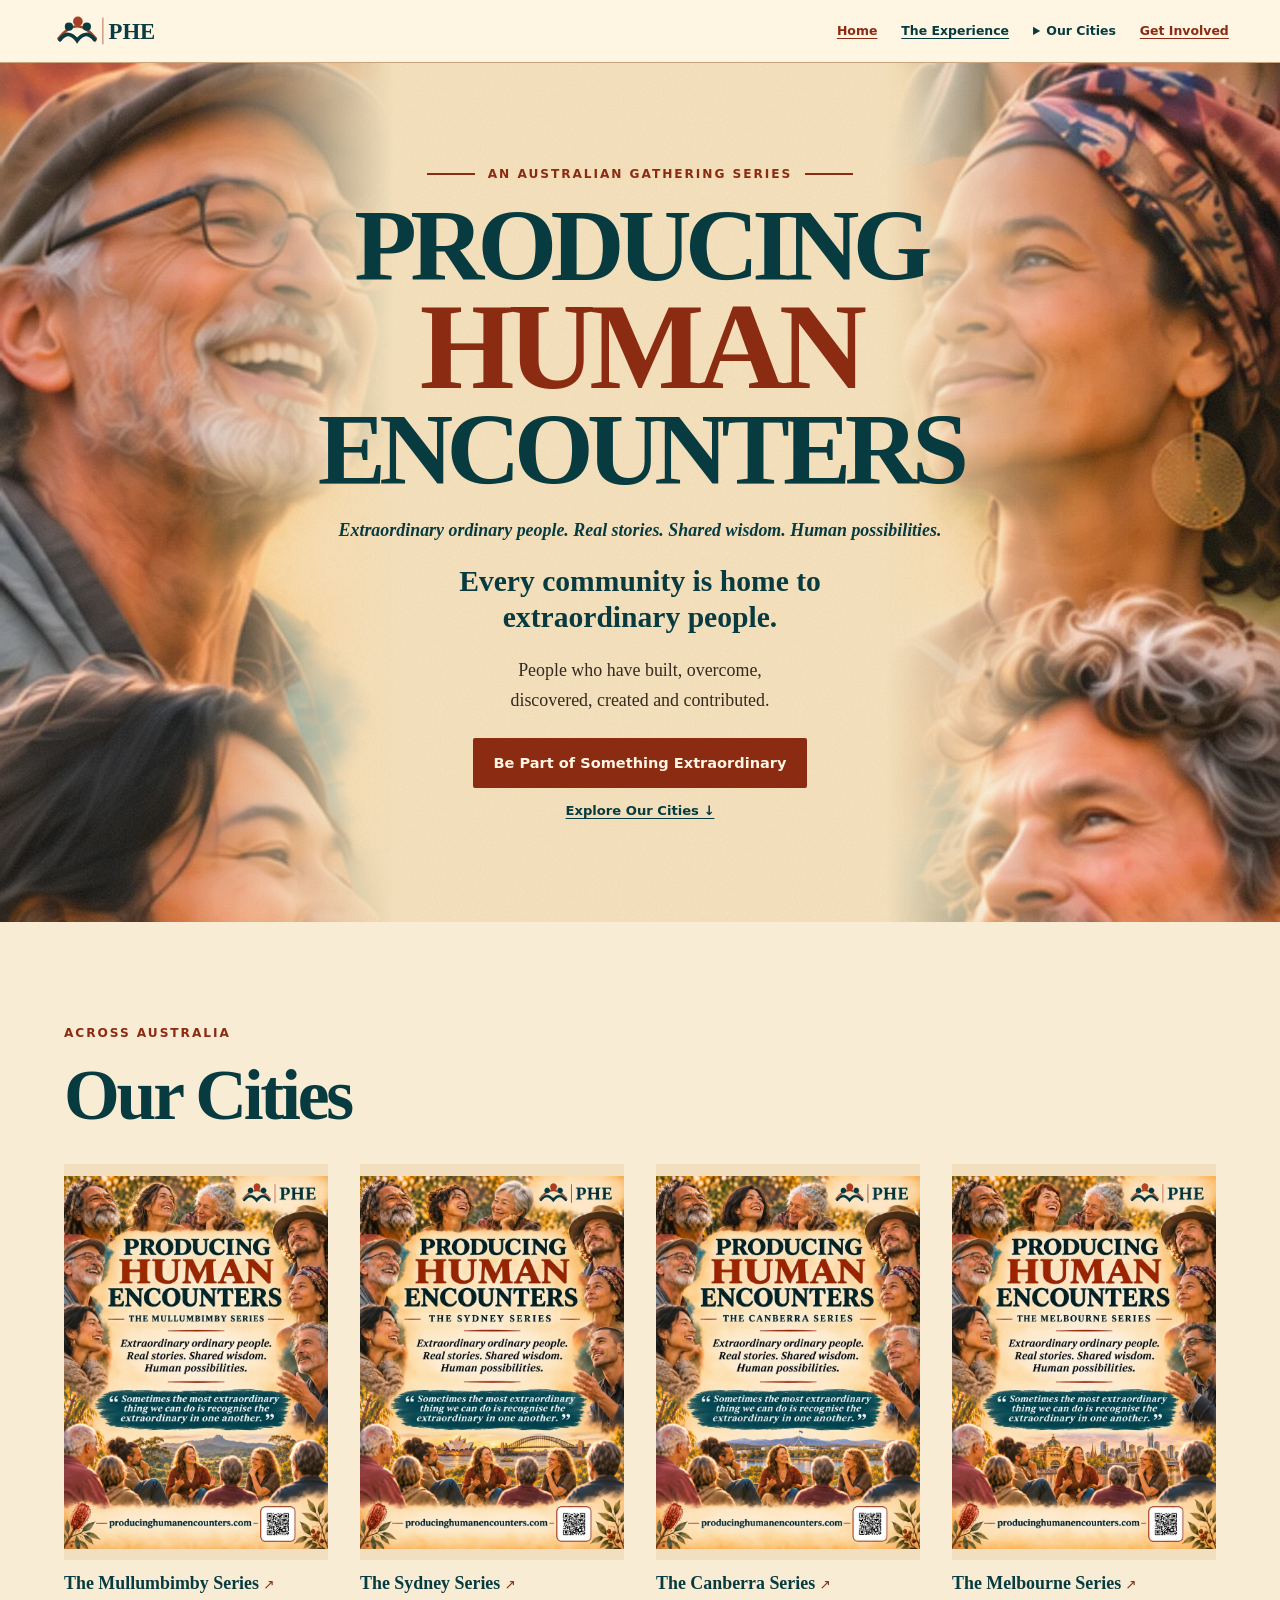
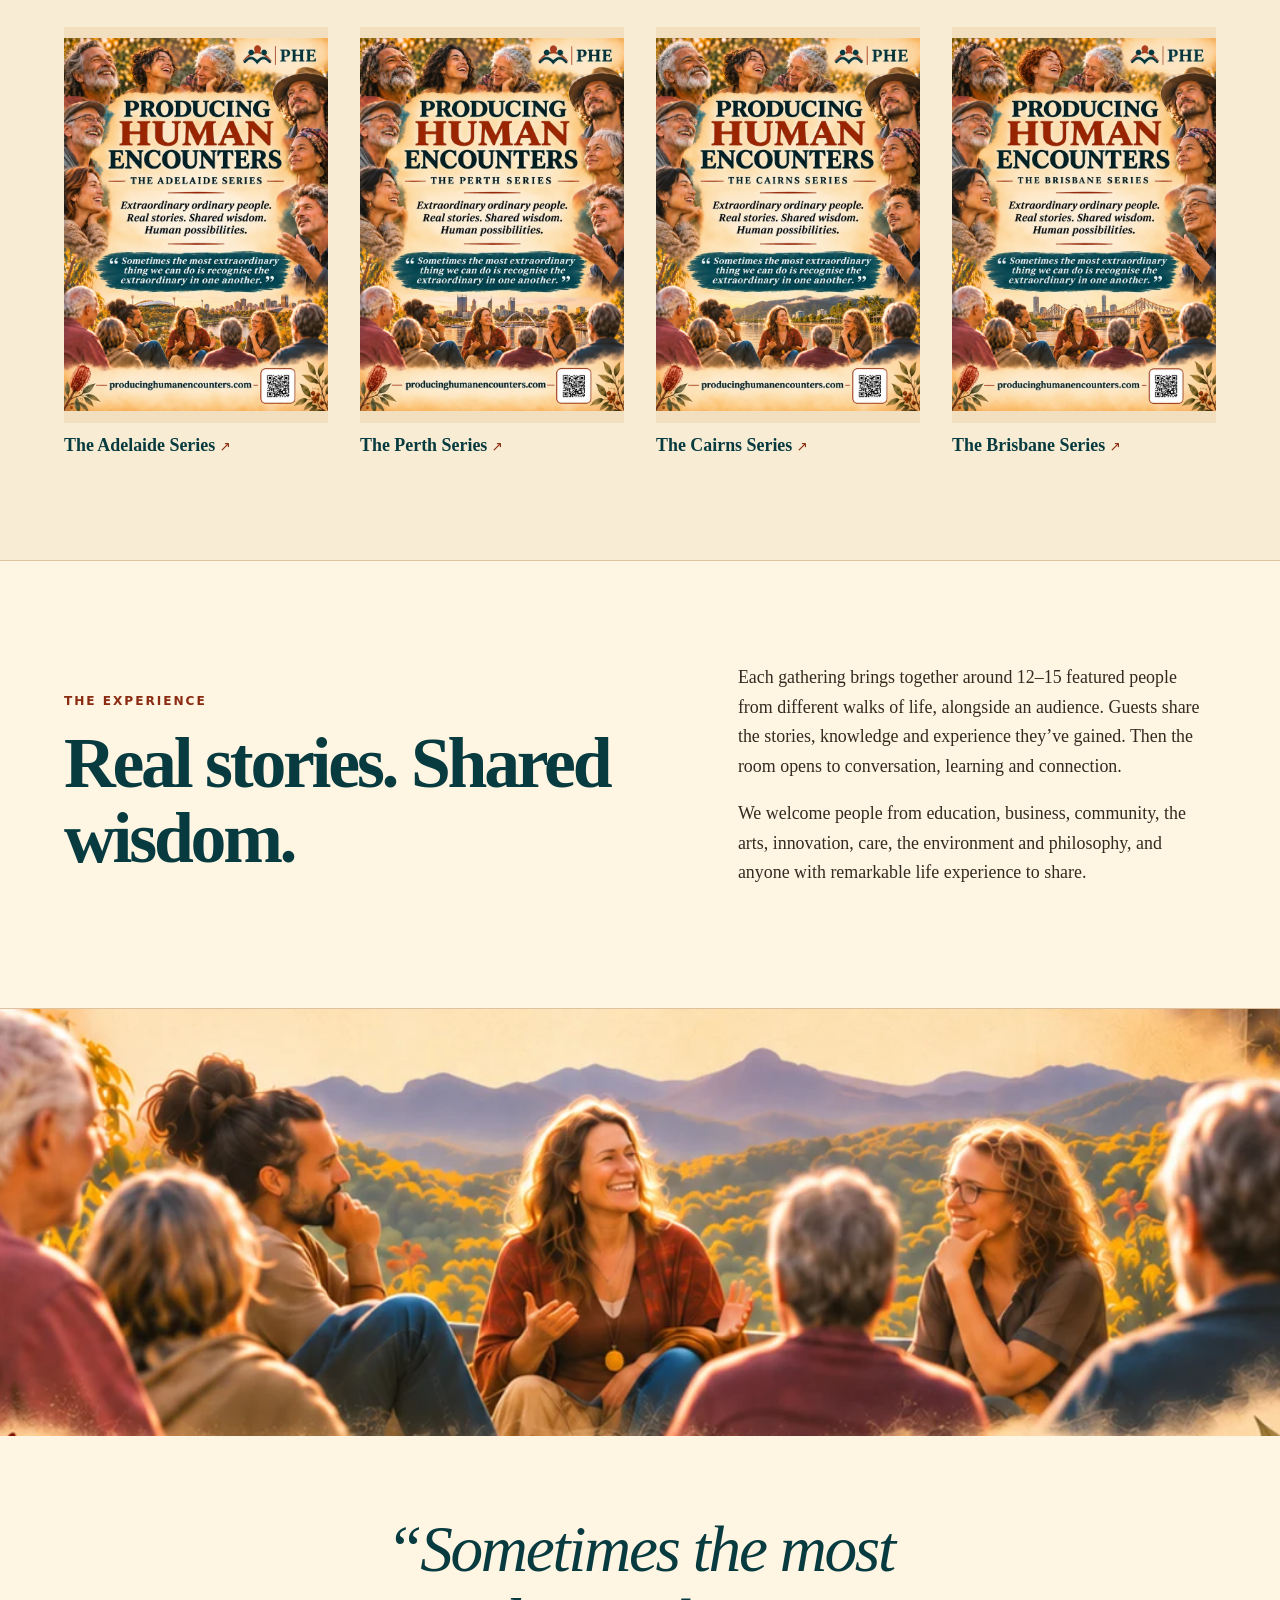
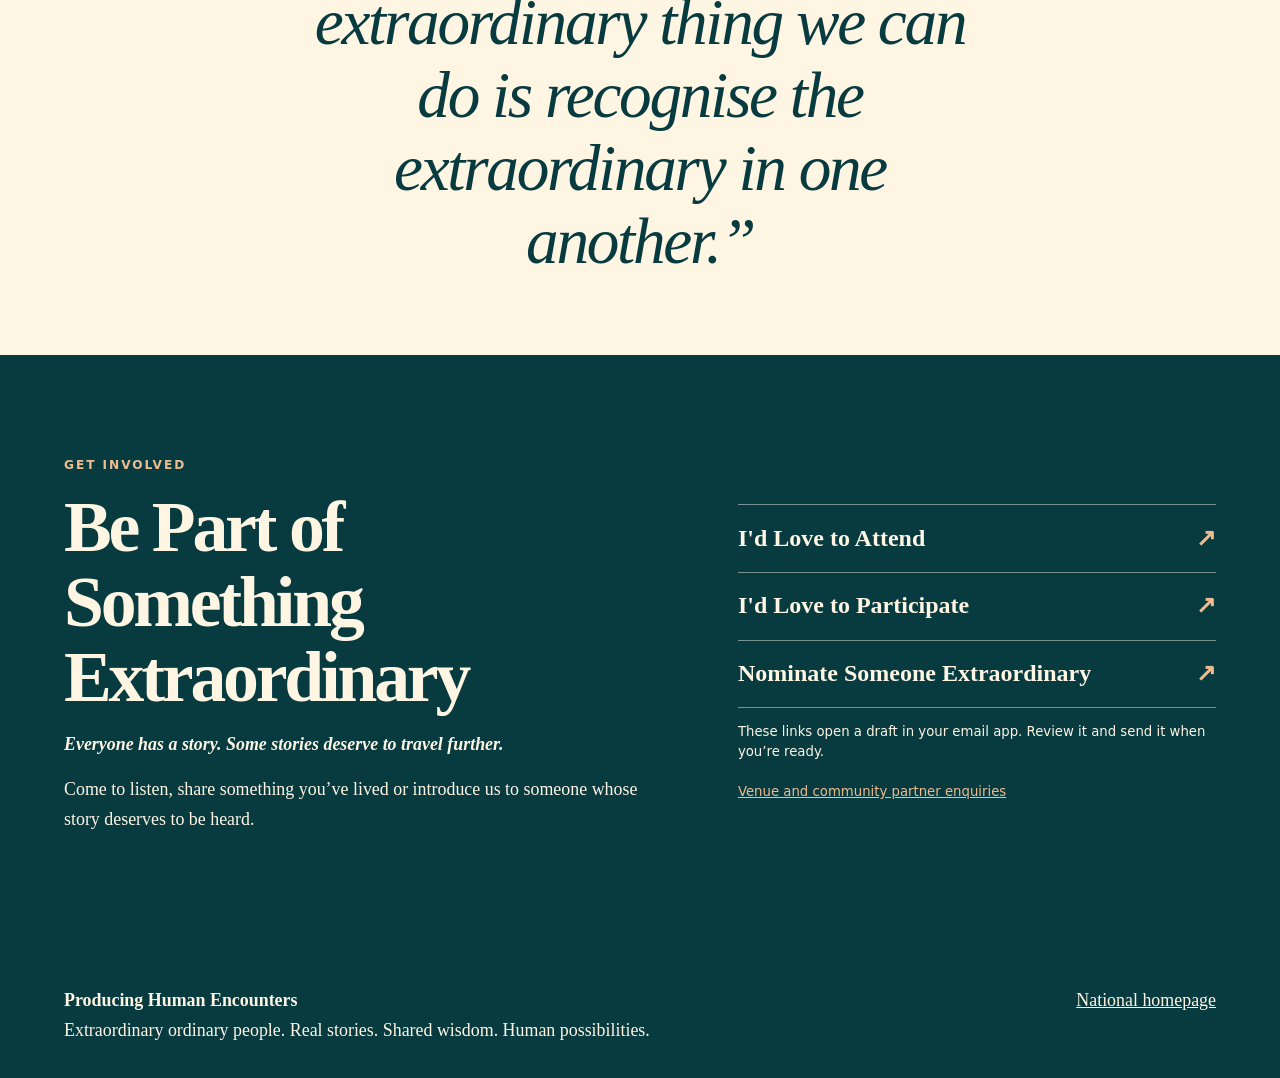
<file: index.html>
<!doctype html>
<html lang="en-AU">
<head>
<meta charset="utf-8">
<meta name="viewport" content="width=device-width, initial-scale=1">
<title>Producing Human Encounters | Australian Gathering Series</title>
<meta name="description" content="Be part of something extraordinary. Explore eight Australian city series, express interest in attending, share your story or nominate someone.">
<link rel="canonical" href="https://beatviral.github.io/Producing-Human-Encounters/">
<meta name="robots" content="index, follow, max-image-preview:large">
<meta property="og:type" content="website">
<meta property="og:url" content="https://beatviral.github.io/Producing-Human-Encounters/">
<meta property="og:site_name" content="Producing Human Encounters">
<meta property="og:locale" content="en_AU">
<meta property="og:title" content="Producing Human Encounters | Australian Gathering Series">
<meta property="og:description" content="Be part of something extraordinary. Explore eight Australian city series, express interest in attending, share your story or nominate someone.">
<meta property="og:image" content="https://beatviral.github.io/Producing-Human-Encounters/assets/posters/national-final-social.jpg">
<meta property="og:image:type" content="image/jpeg">
<meta property="og:image:width" content="1200">
<meta property="og:image:height" content="630">
<meta property="og:image:alt" content="Producing Human Encounters and National series lettering above people gathered in conversation">
<meta name="twitter:card" content="summary_large_image">
<meta name="theme-color" content="#073b40">
<link rel="icon" href="./assets/phe_icon.svg" type="image/svg+xml">
<link rel="apple-touch-icon" href="./assets/apple-touch-icon.png">
<link rel="stylesheet" href="./style.css">
<script type="application/ld+json">{"@context": "https://schema.org", "@type": "WebSite", "name": "Producing Human Encounters", "description": "Be part of something extraordinary. Explore eight Australian city series, express interest in attending, share your story or nominate someone.", "url": "https://beatviral.github.io/Producing-Human-Encounters/", "inLanguage": "en-AU", "image": "https://beatviral.github.io/Producing-Human-Encounters/assets/posters/national-final-social.jpg"}</script>
</head>
<body>
<a class="skip" href="#main">Skip to content</a>
<header class="top">
  <a class="brand" href="./"><img src="./assets/phe_brand_lockup.svg" alt="Producing Human Encounters home"></a>
  <nav aria-label="Main navigation">
    <a href="./" aria-current="page">Home</a>
    <a href="#experience">The Experience</a>
    <details class="city-menu"><summary>Our Cities</summary><div><a href="./#cities">All cities</a><a href="./cities/mullumbimby/">The Mullumbimby Series</a><a href="./cities/sydney/">The Sydney Series</a><a href="./cities/canberra/">The Canberra Series</a><a href="./cities/melbourne/">The Melbourne Series</a><a href="./cities/adelaide/">The Adelaide Series</a><a href="./cities/perth/">The Perth Series</a><a href="./cities/cairns/">The Cairns Series</a><a href="./cities/brisbane/">The Brisbane Series</a></div></details>
    <a class="nav-invite" href="#participate">Get Involved</a>
  </nav>
</header>
<main id="main">

    <section class="hero national-hero" aria-labelledby="title">
      <img class="portrait left" src="./assets/national-left.webp" alt="" fetchpriority="high">
      <img class="portrait right" src="./assets/national-right.webp" alt="" fetchpriority="high">
      <div class="hero-copy">
        <p class="eyebrow ruled">An Australian gathering series</p>
        <h1 id="title">Producing <em>Human</em> Encounters</h1>
        <p class="tagline">Extraordinary ordinary people. Real stories. Shared wisdom. Human possibilities.</p>
        <p class="hero-line">Every community is home to extraordinary people.</p>
        <p class="national-intro">People who have built, overcome, discovered, created and contributed.</p>
        <a class="button" href="#participate">Be Part of Something Extraordinary</a>
        <a class="text-link" href="#cities">Explore Our Cities ↓</a>
      </div>
    </section>

    <section id="cities" class="section wrap">
      <p class="eyebrow">Across Australia</p><h2>Our Cities</h2>
      <div class="city-gallery">
      <a class="city-tile" href="./cities/mullumbimby/">
        <img src="./assets/posters/mullumbimby-tile.webp" alt="" loading="lazy">
        <span>The Mullumbimby Series <span aria-hidden="true">↗</span></span>
      </a>
      <a class="city-tile" href="./cities/sydney/">
        <img src="./assets/posters/sydney-tile.webp" alt="" loading="lazy">
        <span>The Sydney Series <span aria-hidden="true">↗</span></span>
      </a>
      <a class="city-tile" href="./cities/canberra/">
        <img src="./assets/posters/canberra-tile.webp" alt="" loading="lazy">
        <span>The Canberra Series <span aria-hidden="true">↗</span></span>
      </a>
      <a class="city-tile" href="./cities/melbourne/">
        <img src="./assets/posters/melbourne-tile.webp" alt="" loading="lazy">
        <span>The Melbourne Series <span aria-hidden="true">↗</span></span>
      </a>
      <a class="city-tile" href="./cities/adelaide/">
        <img src="./assets/posters/adelaide-tile.webp" alt="" loading="lazy">
        <span>The Adelaide Series <span aria-hidden="true">↗</span></span>
      </a>
      <a class="city-tile" href="./cities/perth/">
        <img src="./assets/posters/perth-tile.webp" alt="" loading="lazy">
        <span>The Perth Series <span aria-hidden="true">↗</span></span>
      </a>
      <a class="city-tile" href="./cities/cairns/">
        <img src="./assets/posters/cairns-tile.webp" alt="" loading="lazy">
        <span>The Cairns Series <span aria-hidden="true">↗</span></span>
      </a>
      <a class="city-tile" href="./cities/brisbane/">
        <img src="./assets/posters/brisbane-tile.webp" alt="" loading="lazy">
        <span>The Brisbane Series <span aria-hidden="true">↗</span></span>
      </a></div>
    </section>
  <section class="section experience" id="experience">
    <div class="wrap idea">
      <div><p class="eyebrow">The experience</p><h2>Real stories. Shared wisdom.</h2></div>
      <div class="prose">
        <p>Each gathering brings together around 12–15 featured people from different walks of life, alongside an audience. Guests share the stories, knowledge and experience they’ve gained. Then the room opens to conversation, learning and connection.</p>
        <p>We welcome people from education, business, community, the arts, innovation, care, the environment and philosophy, and anyone with remarkable life experience to share.</p>
      </div>
    </div>
  </section>
  <section class="philosophy" aria-label="Our philosophy">
    <img src="./assets/national-gathering.webp" alt="" loading="lazy">
    <blockquote>“Sometimes the most extraordinary thing we can do is recognise the extraordinary in one another.”</blockquote>
  </section>
  <section class="invitation section" id="participate">
    <div class="wrap invite-grid">
      <div><p class="eyebrow">Get involved</p><h2>Be Part of Something Extraordinary</h2>
      <p class="tagline">Everyone has a story. Some stories deserve to travel further.</p>
      <p>Come to listen, share something you’ve lived or introduce us to someone whose story deserves to be heard.</p></div>
      <div class="contact-actions"><a href="mailto:mahmoodkhanteam@gmail.com?subject=PHE%20%E2%80%94%20I%27d%20Love%20to%20Attend%20%E2%80%94%20National&amp;body=Hello%2C%20I%E2%80%99d%20love%20to%20hear%20when%20gathering%20details%20are%20announced.%0A%0AMy%20name%3A%20%0AMy%20suburb%20or%20town%20%28optional%29%3A%20">I&#x27;d Love to Attend <span aria-hidden="true">↗</span></a><a href="mailto:mahmoodkhanteam@gmail.com?subject=PHE%20%E2%80%94%20I%27d%20Love%20to%20Participate%20%E2%80%94%20National&amp;body=Hello%2C%20I%E2%80%99d%20love%20to%20be%20considered%20as%20a%20featured%20guest.%0A%0AMy%20name%3A%20%0AMy%20suburb%20or%20town%3A%20%0AA%20little%20about%20what%20I%E2%80%99d%20like%20to%20share%3A%20">I&#x27;d Love to Participate <span aria-hidden="true">↗</span></a><a href="mailto:mahmoodkhanteam@gmail.com?subject=PHE%20%E2%80%94%20Nominate%20Someone%20Extraordinary%20%E2%80%94%20National&amp;body=Hello%2C%20I%E2%80%99d%20like%20to%20nominate%20someone%20for%20a%20gathering.%0A%0AMy%20name%3A%20%0AWho%20I%E2%80%99m%20nominating%20and%20why%3A%20">Nominate Someone Extraordinary <span aria-hidden="true">↗</span></a>
        <p>These links open a draft in your email app. Review it and send it when you’re ready.</p>
        <a class="partner-link" href="mailto:mahmoodkhanteam@gmail.com?subject=PHE%20%E2%80%94%20Venue%20and%20Community%20Partners%20%E2%80%94%20National&amp;body=Hello%2C%20I%E2%80%99d%20like%20to%20talk%20about%20working%20with%20Producing%20Human%20Encounters.%0A%0AMy%20name%20and%20organisation%3A%20%0AMy%20idea%3A%20">Venue and community partner enquiries</a>
      </div>
    </div>
  </section>

</main>
<footer><div class="wrap footer-inner">
  <div><p class="brand">Producing Human Encounters</p><p>Extraordinary ordinary people. Real stories. Shared wisdom. Human possibilities.</p></div>
  <a href="./">National homepage</a>
</div></footer>
</body>
</html>
</file>
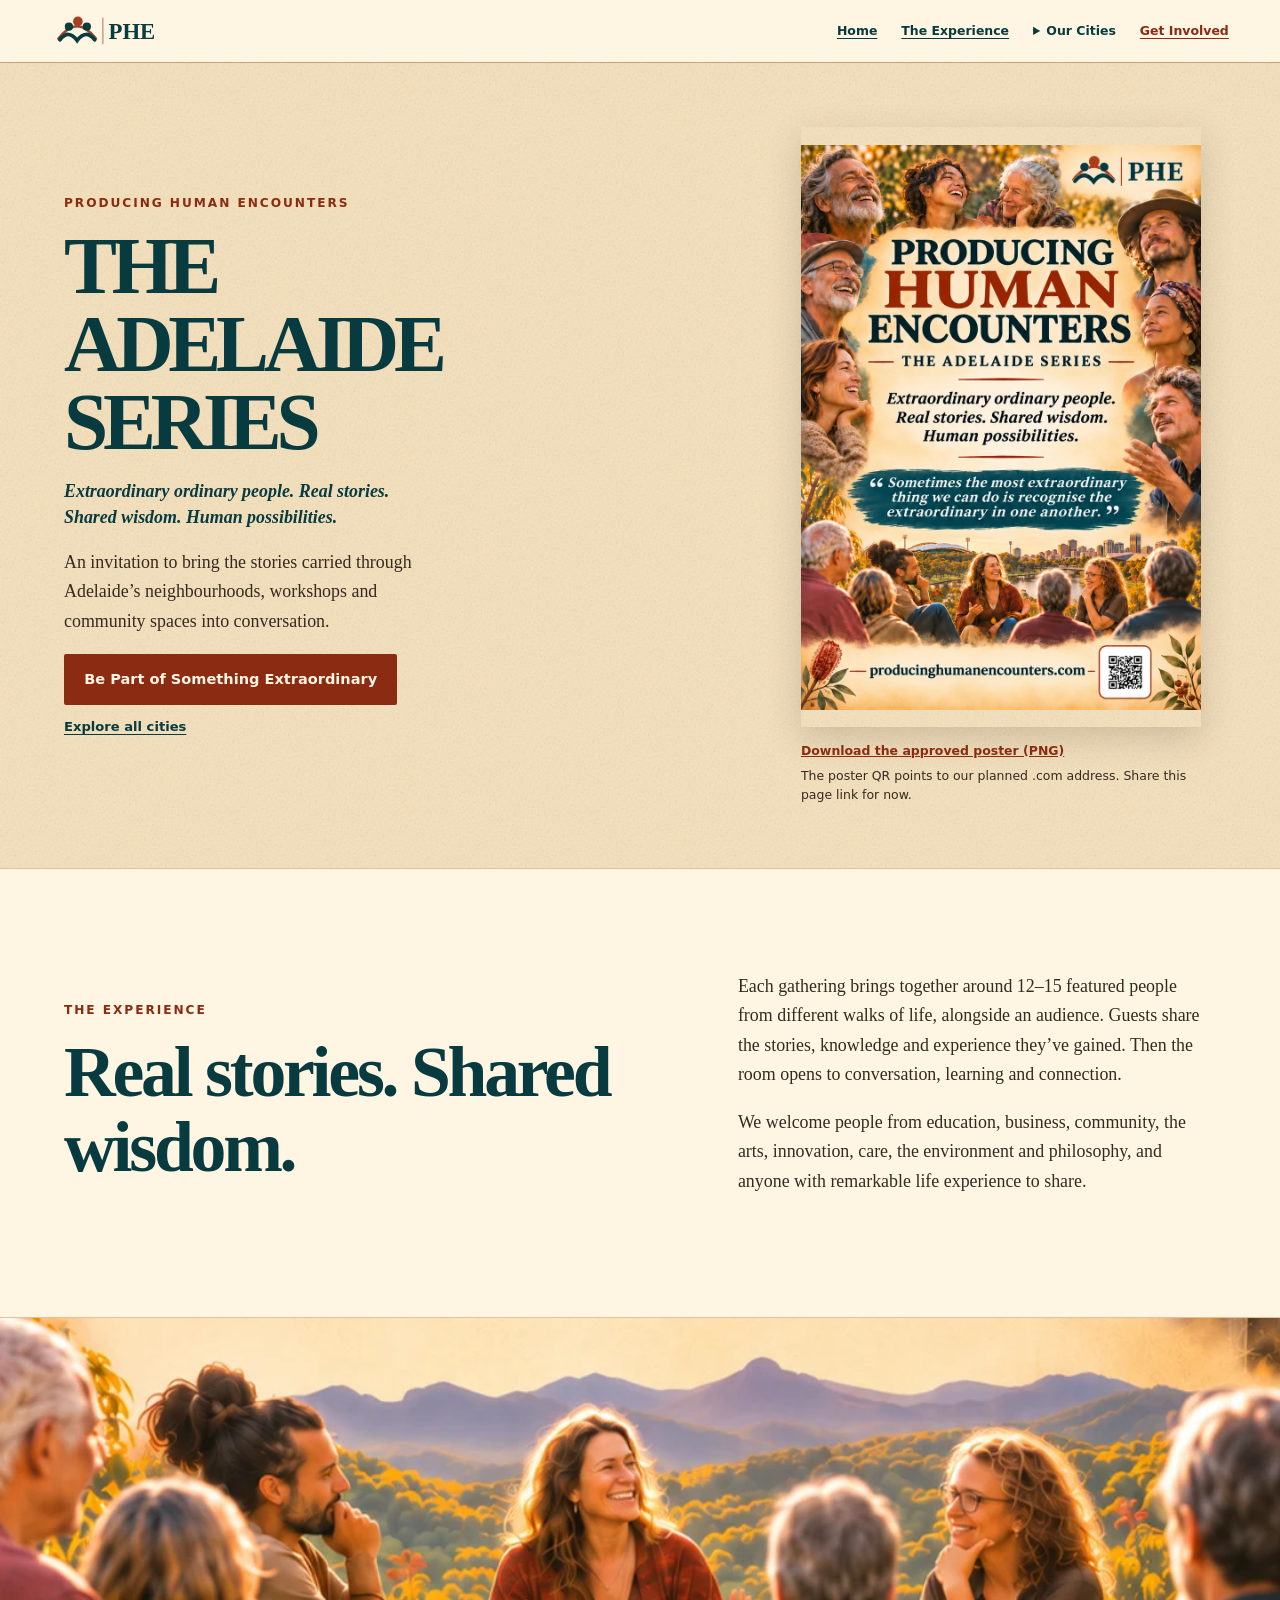
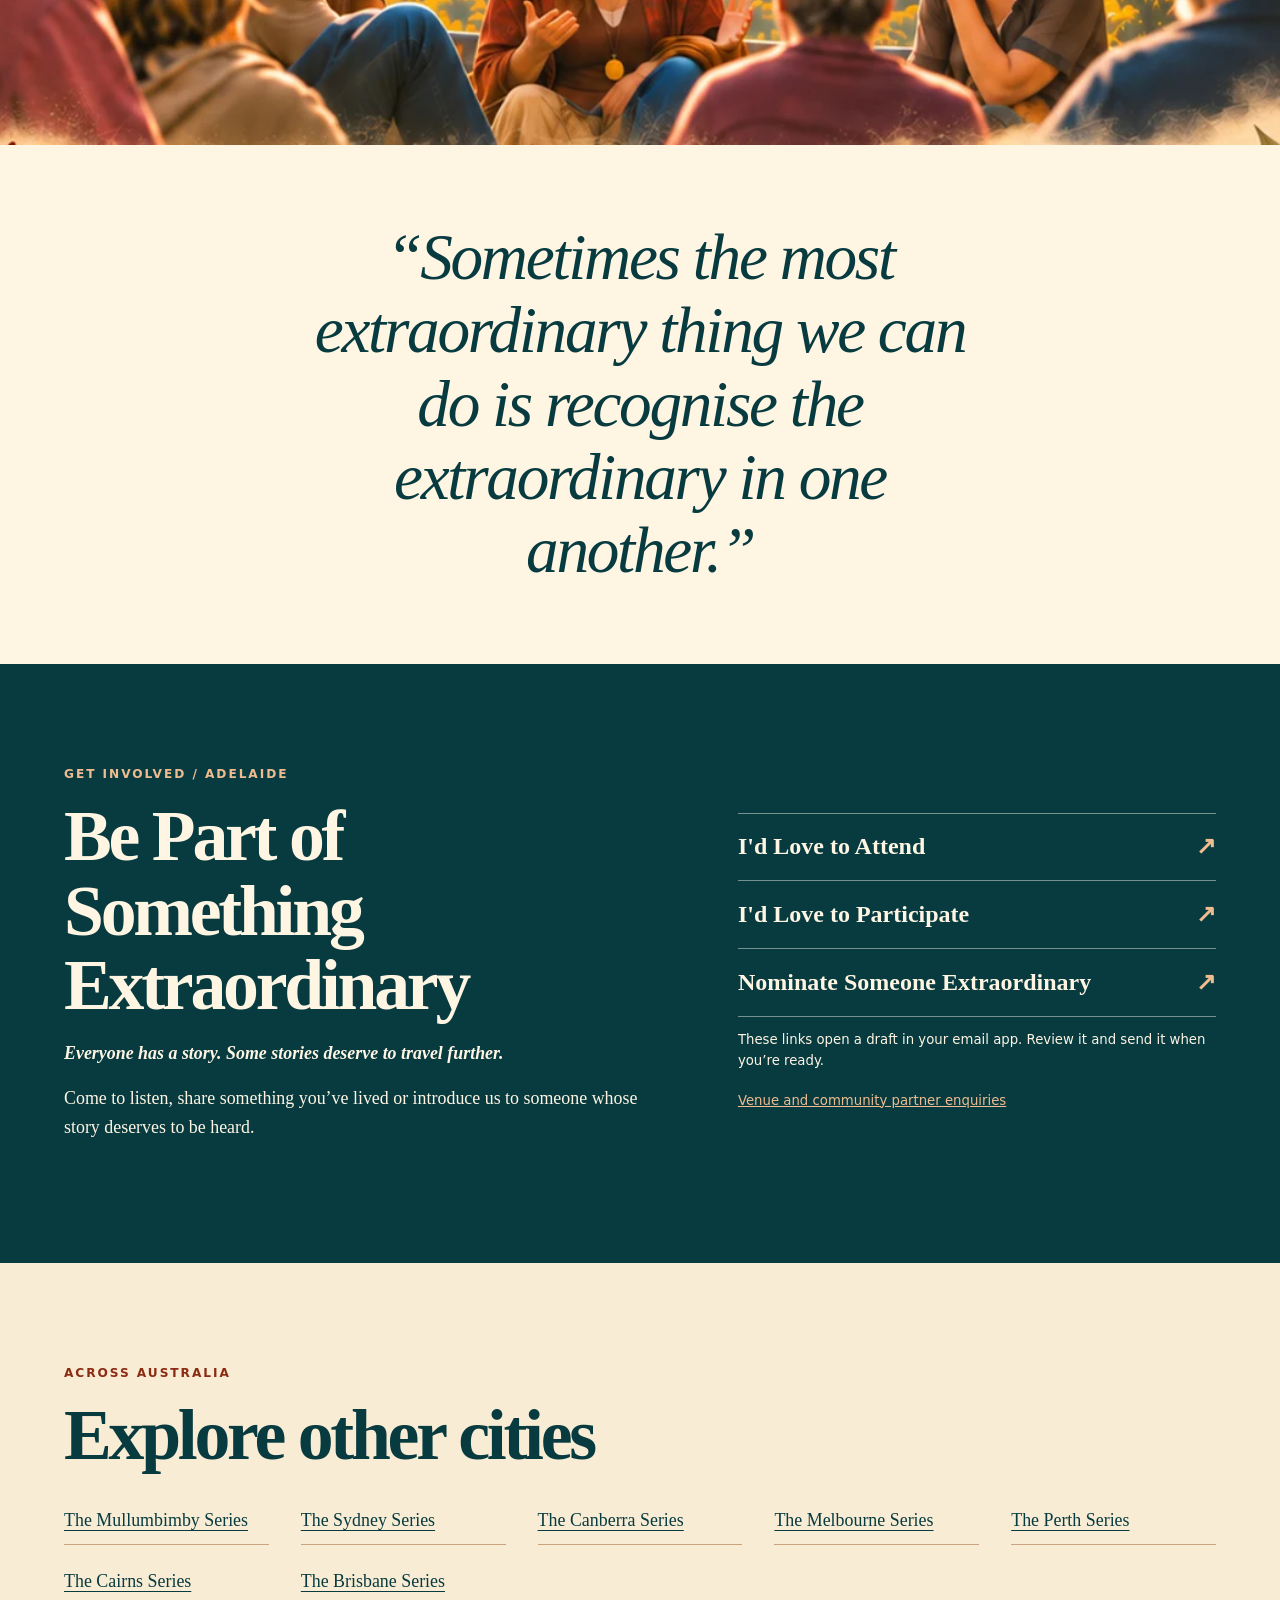
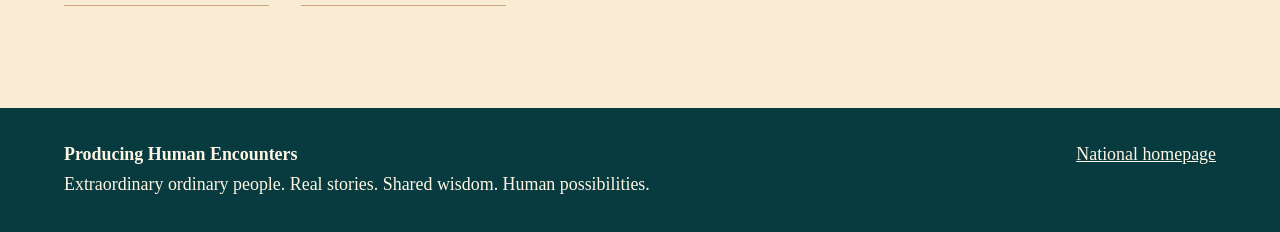
<file: cities/adelaide/index.html>
<!doctype html>
<html lang="en-AU">
<head>
<meta charset="utf-8">
<meta name="viewport" content="width=device-width, initial-scale=1">
<title>The Adelaide Series | Producing Human Encounters</title>
<meta name="description" content="Be part of The Adelaide Series. Share a story, nominate someone extraordinary or express interest in attending a live gathering in Adelaide.">
<link rel="canonical" href="https://beatviral.github.io/Producing-Human-Encounters/cities/adelaide/">
<meta name="robots" content="index, follow, max-image-preview:large">
<meta property="og:type" content="website">
<meta property="og:url" content="https://beatviral.github.io/Producing-Human-Encounters/cities/adelaide/">
<meta property="og:site_name" content="Producing Human Encounters">
<meta property="og:locale" content="en_AU">
<meta property="og:title" content="The Adelaide Series | Producing Human Encounters">
<meta property="og:description" content="Be part of The Adelaide Series. Share a story, nominate someone extraordinary or express interest in attending a live gathering in Adelaide.">
<meta property="og:image" content="https://beatviral.github.io/Producing-Human-Encounters/assets/posters/adelaide-final-social.jpg">
<meta property="og:image:type" content="image/jpeg">
<meta property="og:image:width" content="1200">
<meta property="og:image:height" content="630">
<meta property="og:image:alt" content="Producing Human Encounters and Adelaide series lettering above people gathered in conversation">
<meta name="twitter:card" content="summary_large_image">
<meta name="theme-color" content="#073b40">
<link rel="icon" href="../../assets/phe_icon.svg" type="image/svg+xml">
<link rel="apple-touch-icon" href="../../assets/apple-touch-icon.png">
<link rel="stylesheet" href="../../style.css">
<script type="application/ld+json">{"@context": "https://schema.org", "@type": "WebPage", "name": "The Adelaide Series", "description": "Be part of The Adelaide Series. Share a story, nominate someone extraordinary or express interest in attending a live gathering in Adelaide.", "url": "https://beatviral.github.io/Producing-Human-Encounters/cities/adelaide/", "inLanguage": "en-AU", "image": "https://beatviral.github.io/Producing-Human-Encounters/assets/posters/adelaide-final-social.jpg", "isPartOf": {"@type": "WebSite", "name": "Producing Human Encounters", "url": "https://beatviral.github.io/Producing-Human-Encounters/"}}</script>
</head>
<body>
<a class="skip" href="#main">Skip to content</a>
<header class="top">
  <a class="brand" href="../../"><img src="../../assets/phe_brand_lockup.svg" alt="Producing Human Encounters home"></a>
  <nav aria-label="Main navigation">
    <a href="../../">Home</a>
    <a href="#experience">The Experience</a>
    <details class="city-menu"><summary>Our Cities</summary><div><a href="../../#cities">All cities</a><a href="../../cities/mullumbimby/">The Mullumbimby Series</a><a href="../../cities/sydney/">The Sydney Series</a><a href="../../cities/canberra/">The Canberra Series</a><a href="../../cities/melbourne/">The Melbourne Series</a><a href="../../cities/adelaide/" aria-current="page">The Adelaide Series</a><a href="../../cities/perth/">The Perth Series</a><a href="../../cities/cairns/">The Cairns Series</a><a href="../../cities/brisbane/">The Brisbane Series</a></div></details>
    <a class="nav-invite" href="#participate">Get Involved</a>
  </nav>
</header>
<main id="main">

    <section class="city-hero">
      <div class="wrap city-hero-grid">
        <div><p class="eyebrow">Producing Human Encounters</p><h1>The Adelaide Series</h1>
        <p class="tagline">Extraordinary ordinary people. Real stories. Shared wisdom. Human possibilities.</p><p class="city-intro">An invitation to bring the stories carried through Adelaide’s neighbourhoods, workshops and community spaces into conversation.</p>
        <a class="button" href="#participate">Be Part of Something Extraordinary</a>
        <a class="text-link" href="../../#cities">Explore all cities</a></div>

    <figure class="poster">
      <img src="../../assets/posters/adelaide.webp" alt="Approved Producing Human Encounters poster for The Adelaide Series, with portraits and people gathered in conversation" fetchpriority="high">
      <figcaption><a href="../../assets/posters/PHE_Adelaide_Poster.png" download>Download the approved poster (PNG)</a>
      <span>The poster QR points to our planned .com address. Share this page link for now.</span></figcaption>
    </figure>
      </div>
    </section>

  <section class="section experience" id="experience">
    <div class="wrap idea">
      <div><p class="eyebrow">The experience</p><h2>Real stories. Shared wisdom.</h2></div>
      <div class="prose">
        <p>Each gathering brings together around 12–15 featured people from different walks of life, alongside an audience. Guests share the stories, knowledge and experience they’ve gained. Then the room opens to conversation, learning and connection.</p>
        <p>We welcome people from education, business, community, the arts, innovation, care, the environment and philosophy, and anyone with remarkable life experience to share.</p>
      </div>
    </div>
  </section>
  <section class="philosophy" aria-label="Our philosophy">
    <img src="../../assets/national-gathering.webp" alt="" loading="lazy">
    <blockquote>“Sometimes the most extraordinary thing we can do is recognise the extraordinary in one another.”</blockquote>
  </section>
  <section class="invitation section" id="participate">
    <div class="wrap invite-grid">
      <div><p class="eyebrow">Get involved / Adelaide</p><h2>Be Part of Something Extraordinary</h2>
      <p class="tagline">Everyone has a story. Some stories deserve to travel further.</p>
      <p>Come to listen, share something you’ve lived or introduce us to someone whose story deserves to be heard.</p></div>
      <div class="contact-actions"><a href="mailto:mahmoodkhanteam@gmail.com?subject=PHE%20%E2%80%94%20I%27d%20Love%20to%20Attend%20%E2%80%94%20Adelaide&amp;body=Hello%2C%20I%E2%80%99d%20love%20to%20hear%20when%20gathering%20details%20are%20announced.%0A%0AMy%20name%3A%20%0AMy%20suburb%20or%20town%20%28optional%29%3A%20">I&#x27;d Love to Attend <span aria-hidden="true">↗</span></a><a href="mailto:mahmoodkhanteam@gmail.com?subject=PHE%20%E2%80%94%20I%27d%20Love%20to%20Participate%20%E2%80%94%20Adelaide&amp;body=Hello%2C%20I%E2%80%99d%20love%20to%20be%20considered%20as%20a%20featured%20guest.%0A%0AMy%20name%3A%20%0AMy%20suburb%20or%20town%3A%20%0AA%20little%20about%20what%20I%E2%80%99d%20like%20to%20share%3A%20">I&#x27;d Love to Participate <span aria-hidden="true">↗</span></a><a href="mailto:mahmoodkhanteam@gmail.com?subject=PHE%20%E2%80%94%20Nominate%20Someone%20Extraordinary%20%E2%80%94%20Adelaide&amp;body=Hello%2C%20I%E2%80%99d%20like%20to%20nominate%20someone%20for%20a%20gathering.%0A%0AMy%20name%3A%20%0AWho%20I%E2%80%99m%20nominating%20and%20why%3A%20">Nominate Someone Extraordinary <span aria-hidden="true">↗</span></a>
        <p>These links open a draft in your email app. Review it and send it when you’re ready.</p>
        <a class="partner-link" href="mailto:mahmoodkhanteam@gmail.com?subject=PHE%20%E2%80%94%20Venue%20and%20Community%20Partners%20%E2%80%94%20Adelaide&amp;body=Hello%2C%20I%E2%80%99d%20like%20to%20talk%20about%20working%20with%20Producing%20Human%20Encounters.%0A%0AMy%20name%20and%20organisation%3A%20%0AMy%20idea%3A%20">Venue and community partner enquiries</a>
      </div>
    </div>
  </section>

    <section class="section wrap" aria-labelledby="other-cities">
      <p class="eyebrow">Across Australia</p><h2 id="other-cities">Explore other cities</h2>
      <div class="related"><a href="../../cities/mullumbimby/">The Mullumbimby Series</a><a href="../../cities/sydney/">The Sydney Series</a><a href="../../cities/canberra/">The Canberra Series</a><a href="../../cities/melbourne/">The Melbourne Series</a><a href="../../cities/perth/">The Perth Series</a><a href="../../cities/cairns/">The Cairns Series</a><a href="../../cities/brisbane/">The Brisbane Series</a></div>
    </section>
</main>
<footer><div class="wrap footer-inner">
  <div><p class="brand">Producing Human Encounters</p><p>Extraordinary ordinary people. Real stories. Shared wisdom. Human possibilities.</p></div>
  <a href="../../">National homepage</a>
</div></footer>
</body>
</html>
</file>
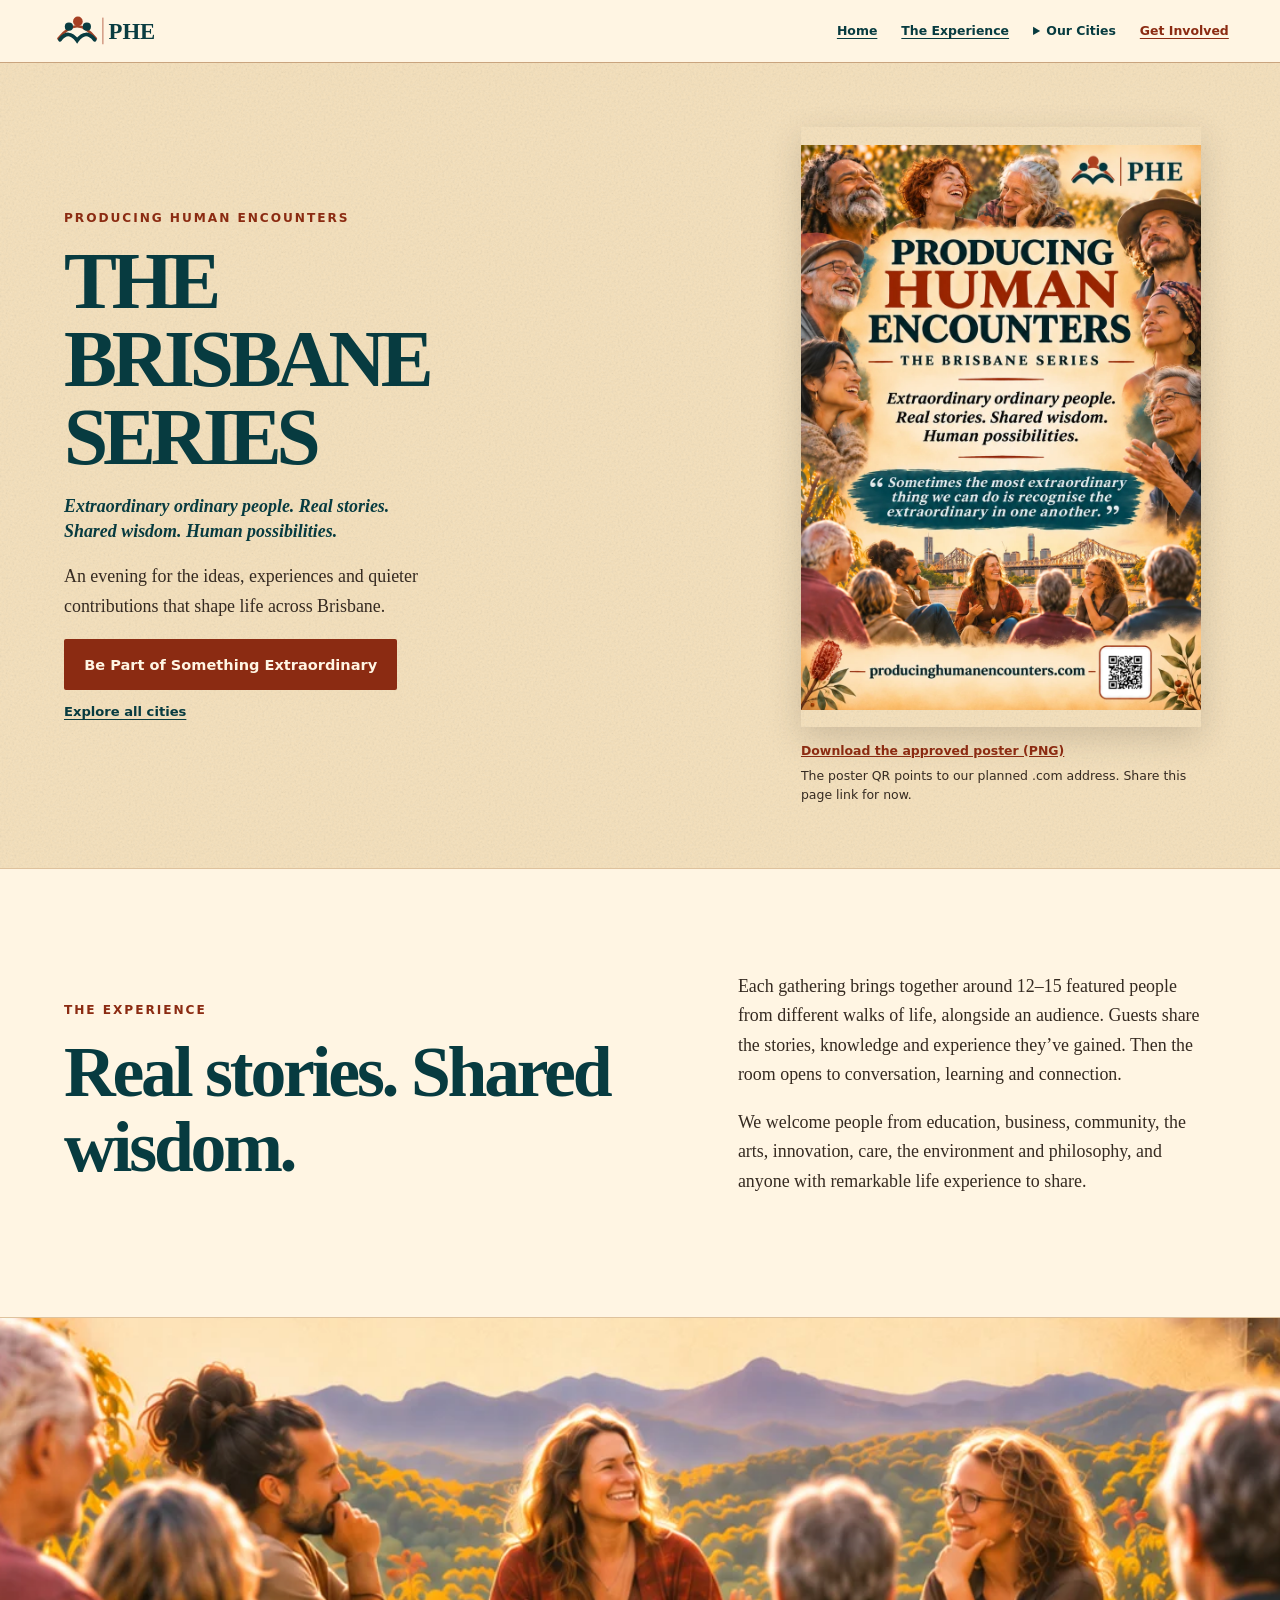
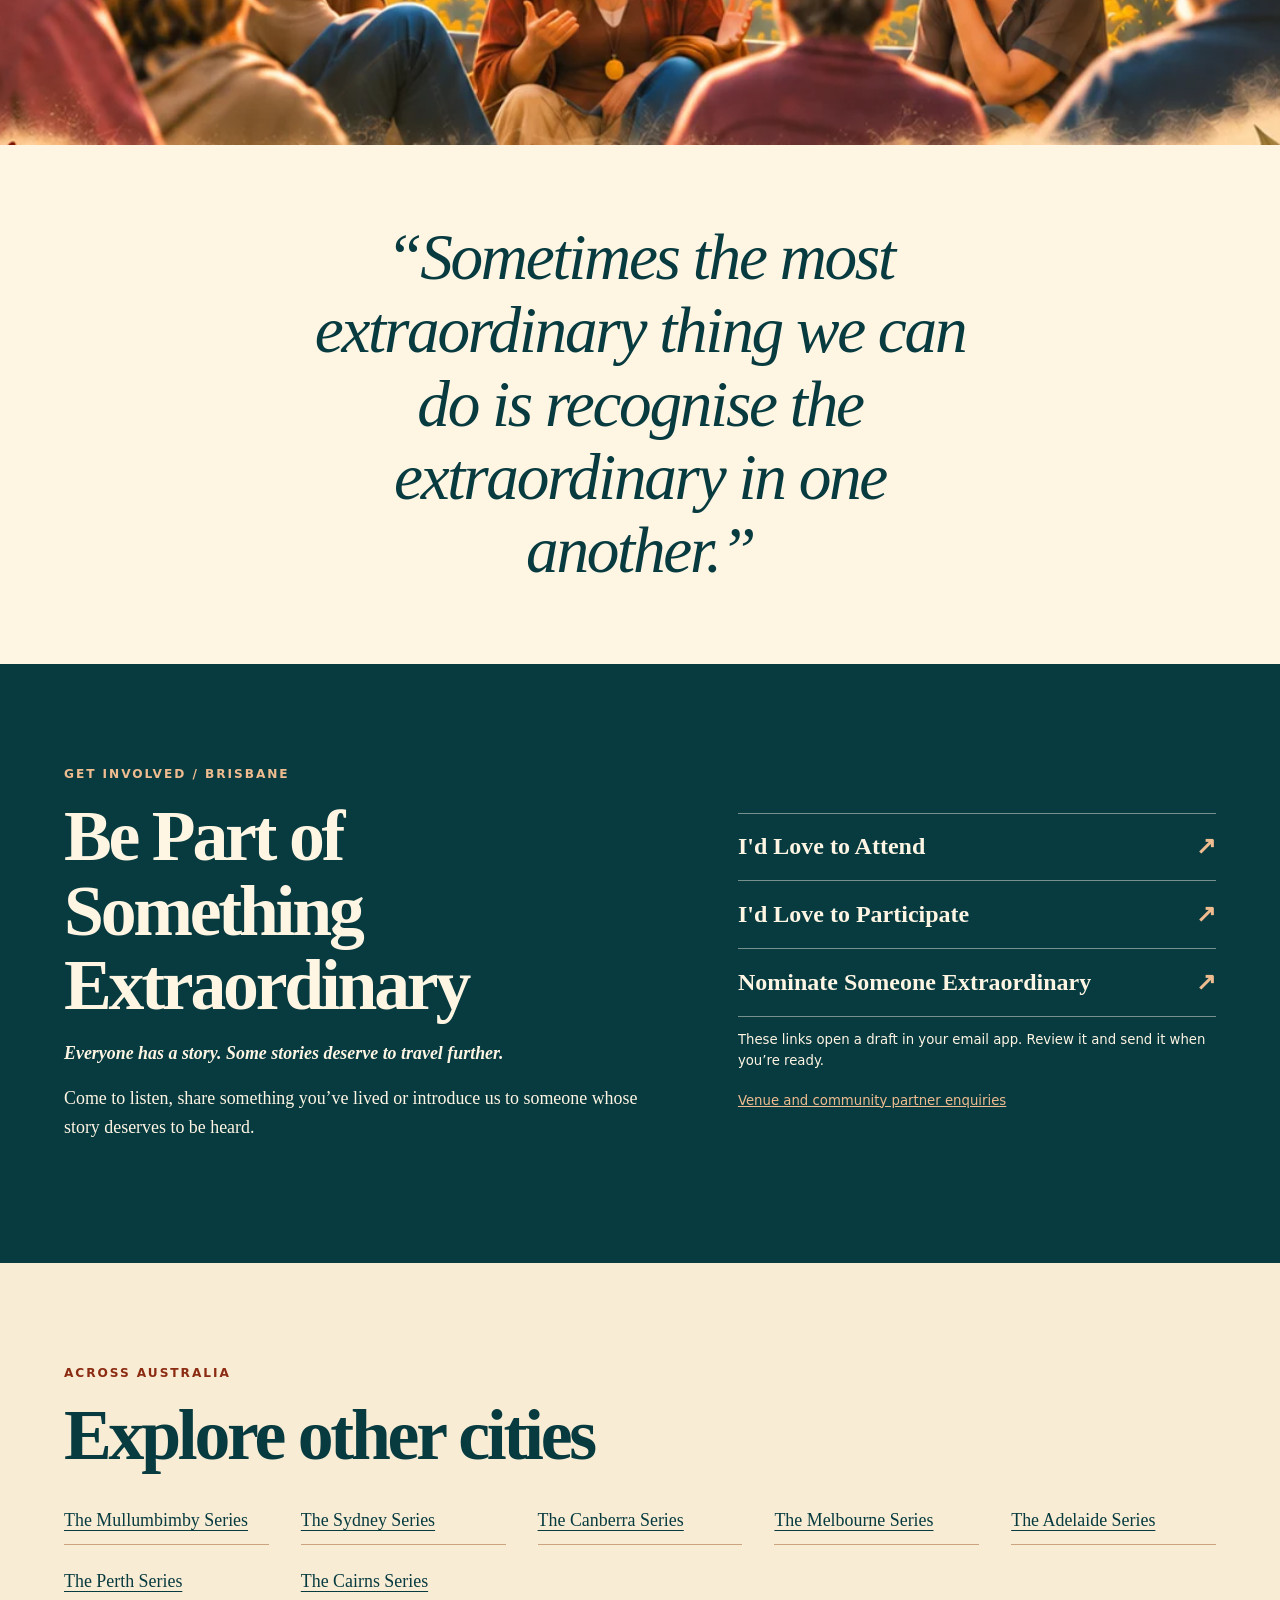
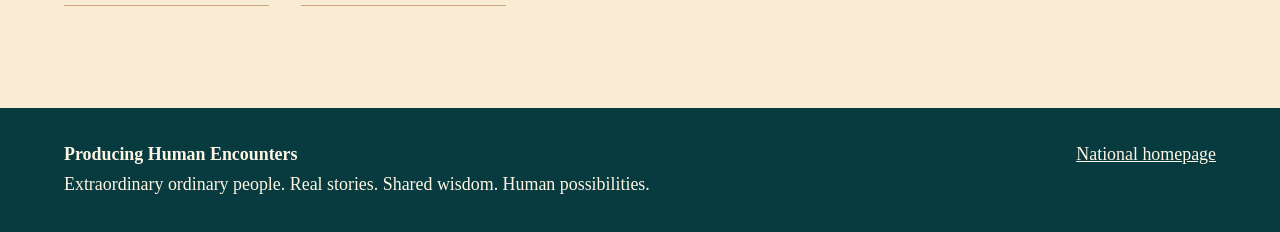
<file: cities/brisbane/index.html>
<!doctype html>
<html lang="en-AU">
<head>
<meta charset="utf-8">
<meta name="viewport" content="width=device-width, initial-scale=1">
<title>The Brisbane Series | Producing Human Encounters</title>
<meta name="description" content="Be part of The Brisbane Series. Share a story, nominate someone extraordinary or express interest in attending a live gathering in Brisbane.">
<link rel="canonical" href="https://beatviral.github.io/Producing-Human-Encounters/cities/brisbane/">
<meta name="robots" content="index, follow, max-image-preview:large">
<meta property="og:type" content="website">
<meta property="og:url" content="https://beatviral.github.io/Producing-Human-Encounters/cities/brisbane/">
<meta property="og:site_name" content="Producing Human Encounters">
<meta property="og:locale" content="en_AU">
<meta property="og:title" content="The Brisbane Series | Producing Human Encounters">
<meta property="og:description" content="Be part of The Brisbane Series. Share a story, nominate someone extraordinary or express interest in attending a live gathering in Brisbane.">
<meta property="og:image" content="https://beatviral.github.io/Producing-Human-Encounters/assets/posters/brisbane-final-social.jpg">
<meta property="og:image:type" content="image/jpeg">
<meta property="og:image:width" content="1200">
<meta property="og:image:height" content="630">
<meta property="og:image:alt" content="Producing Human Encounters and Brisbane series lettering above people gathered in conversation">
<meta name="twitter:card" content="summary_large_image">
<meta name="theme-color" content="#073b40">
<link rel="icon" href="../../assets/phe_icon.svg" type="image/svg+xml">
<link rel="apple-touch-icon" href="../../assets/apple-touch-icon.png">
<link rel="stylesheet" href="../../style.css">
<script type="application/ld+json">{"@context": "https://schema.org", "@type": "WebPage", "name": "The Brisbane Series", "description": "Be part of The Brisbane Series. Share a story, nominate someone extraordinary or express interest in attending a live gathering in Brisbane.", "url": "https://beatviral.github.io/Producing-Human-Encounters/cities/brisbane/", "inLanguage": "en-AU", "image": "https://beatviral.github.io/Producing-Human-Encounters/assets/posters/brisbane-final-social.jpg", "isPartOf": {"@type": "WebSite", "name": "Producing Human Encounters", "url": "https://beatviral.github.io/Producing-Human-Encounters/"}}</script>
</head>
<body>
<a class="skip" href="#main">Skip to content</a>
<header class="top">
  <a class="brand" href="../../"><img src="../../assets/phe_brand_lockup.svg" alt="Producing Human Encounters home"></a>
  <nav aria-label="Main navigation">
    <a href="../../">Home</a>
    <a href="#experience">The Experience</a>
    <details class="city-menu"><summary>Our Cities</summary><div><a href="../../#cities">All cities</a><a href="../../cities/mullumbimby/">The Mullumbimby Series</a><a href="../../cities/sydney/">The Sydney Series</a><a href="../../cities/canberra/">The Canberra Series</a><a href="../../cities/melbourne/">The Melbourne Series</a><a href="../../cities/adelaide/">The Adelaide Series</a><a href="../../cities/perth/">The Perth Series</a><a href="../../cities/cairns/">The Cairns Series</a><a href="../../cities/brisbane/" aria-current="page">The Brisbane Series</a></div></details>
    <a class="nav-invite" href="#participate">Get Involved</a>
  </nav>
</header>
<main id="main">

    <section class="city-hero">
      <div class="wrap city-hero-grid">
        <div><p class="eyebrow">Producing Human Encounters</p><h1>The Brisbane Series</h1>
        <p class="tagline">Extraordinary ordinary people. Real stories. Shared wisdom. Human possibilities.</p><p class="city-intro">An evening for the ideas, experiences and quieter contributions that shape life across Brisbane.</p>
        <a class="button" href="#participate">Be Part of Something Extraordinary</a>
        <a class="text-link" href="../../#cities">Explore all cities</a></div>

    <figure class="poster">
      <img src="../../assets/posters/brisbane.webp" alt="Approved Producing Human Encounters poster for The Brisbane Series, with portraits and people gathered in conversation" fetchpriority="high">
      <figcaption><a href="../../assets/posters/PHE_Brisbane_Poster.png" download>Download the approved poster (PNG)</a>
      <span>The poster QR points to our planned .com address. Share this page link for now.</span></figcaption>
    </figure>
      </div>
    </section>

  <section class="section experience" id="experience">
    <div class="wrap idea">
      <div><p class="eyebrow">The experience</p><h2>Real stories. Shared wisdom.</h2></div>
      <div class="prose">
        <p>Each gathering brings together around 12–15 featured people from different walks of life, alongside an audience. Guests share the stories, knowledge and experience they’ve gained. Then the room opens to conversation, learning and connection.</p>
        <p>We welcome people from education, business, community, the arts, innovation, care, the environment and philosophy, and anyone with remarkable life experience to share.</p>
      </div>
    </div>
  </section>
  <section class="philosophy" aria-label="Our philosophy">
    <img src="../../assets/national-gathering.webp" alt="" loading="lazy">
    <blockquote>“Sometimes the most extraordinary thing we can do is recognise the extraordinary in one another.”</blockquote>
  </section>
  <section class="invitation section" id="participate">
    <div class="wrap invite-grid">
      <div><p class="eyebrow">Get involved / Brisbane</p><h2>Be Part of Something Extraordinary</h2>
      <p class="tagline">Everyone has a story. Some stories deserve to travel further.</p>
      <p>Come to listen, share something you’ve lived or introduce us to someone whose story deserves to be heard.</p></div>
      <div class="contact-actions"><a href="mailto:mahmoodkhanteam@gmail.com?subject=PHE%20%E2%80%94%20I%27d%20Love%20to%20Attend%20%E2%80%94%20Brisbane&amp;body=Hello%2C%20I%E2%80%99d%20love%20to%20hear%20when%20gathering%20details%20are%20announced.%0A%0AMy%20name%3A%20%0AMy%20suburb%20or%20town%20%28optional%29%3A%20">I&#x27;d Love to Attend <span aria-hidden="true">↗</span></a><a href="mailto:mahmoodkhanteam@gmail.com?subject=PHE%20%E2%80%94%20I%27d%20Love%20to%20Participate%20%E2%80%94%20Brisbane&amp;body=Hello%2C%20I%E2%80%99d%20love%20to%20be%20considered%20as%20a%20featured%20guest.%0A%0AMy%20name%3A%20%0AMy%20suburb%20or%20town%3A%20%0AA%20little%20about%20what%20I%E2%80%99d%20like%20to%20share%3A%20">I&#x27;d Love to Participate <span aria-hidden="true">↗</span></a><a href="mailto:mahmoodkhanteam@gmail.com?subject=PHE%20%E2%80%94%20Nominate%20Someone%20Extraordinary%20%E2%80%94%20Brisbane&amp;body=Hello%2C%20I%E2%80%99d%20like%20to%20nominate%20someone%20for%20a%20gathering.%0A%0AMy%20name%3A%20%0AWho%20I%E2%80%99m%20nominating%20and%20why%3A%20">Nominate Someone Extraordinary <span aria-hidden="true">↗</span></a>
        <p>These links open a draft in your email app. Review it and send it when you’re ready.</p>
        <a class="partner-link" href="mailto:mahmoodkhanteam@gmail.com?subject=PHE%20%E2%80%94%20Venue%20and%20Community%20Partners%20%E2%80%94%20Brisbane&amp;body=Hello%2C%20I%E2%80%99d%20like%20to%20talk%20about%20working%20with%20Producing%20Human%20Encounters.%0A%0AMy%20name%20and%20organisation%3A%20%0AMy%20idea%3A%20">Venue and community partner enquiries</a>
      </div>
    </div>
  </section>

    <section class="section wrap" aria-labelledby="other-cities">
      <p class="eyebrow">Across Australia</p><h2 id="other-cities">Explore other cities</h2>
      <div class="related"><a href="../../cities/mullumbimby/">The Mullumbimby Series</a><a href="../../cities/sydney/">The Sydney Series</a><a href="../../cities/canberra/">The Canberra Series</a><a href="../../cities/melbourne/">The Melbourne Series</a><a href="../../cities/adelaide/">The Adelaide Series</a><a href="../../cities/perth/">The Perth Series</a><a href="../../cities/cairns/">The Cairns Series</a></div>
    </section>
</main>
<footer><div class="wrap footer-inner">
  <div><p class="brand">Producing Human Encounters</p><p>Extraordinary ordinary people. Real stories. Shared wisdom. Human possibilities.</p></div>
  <a href="../../">National homepage</a>
</div></footer>
</body>
</html>
</file>
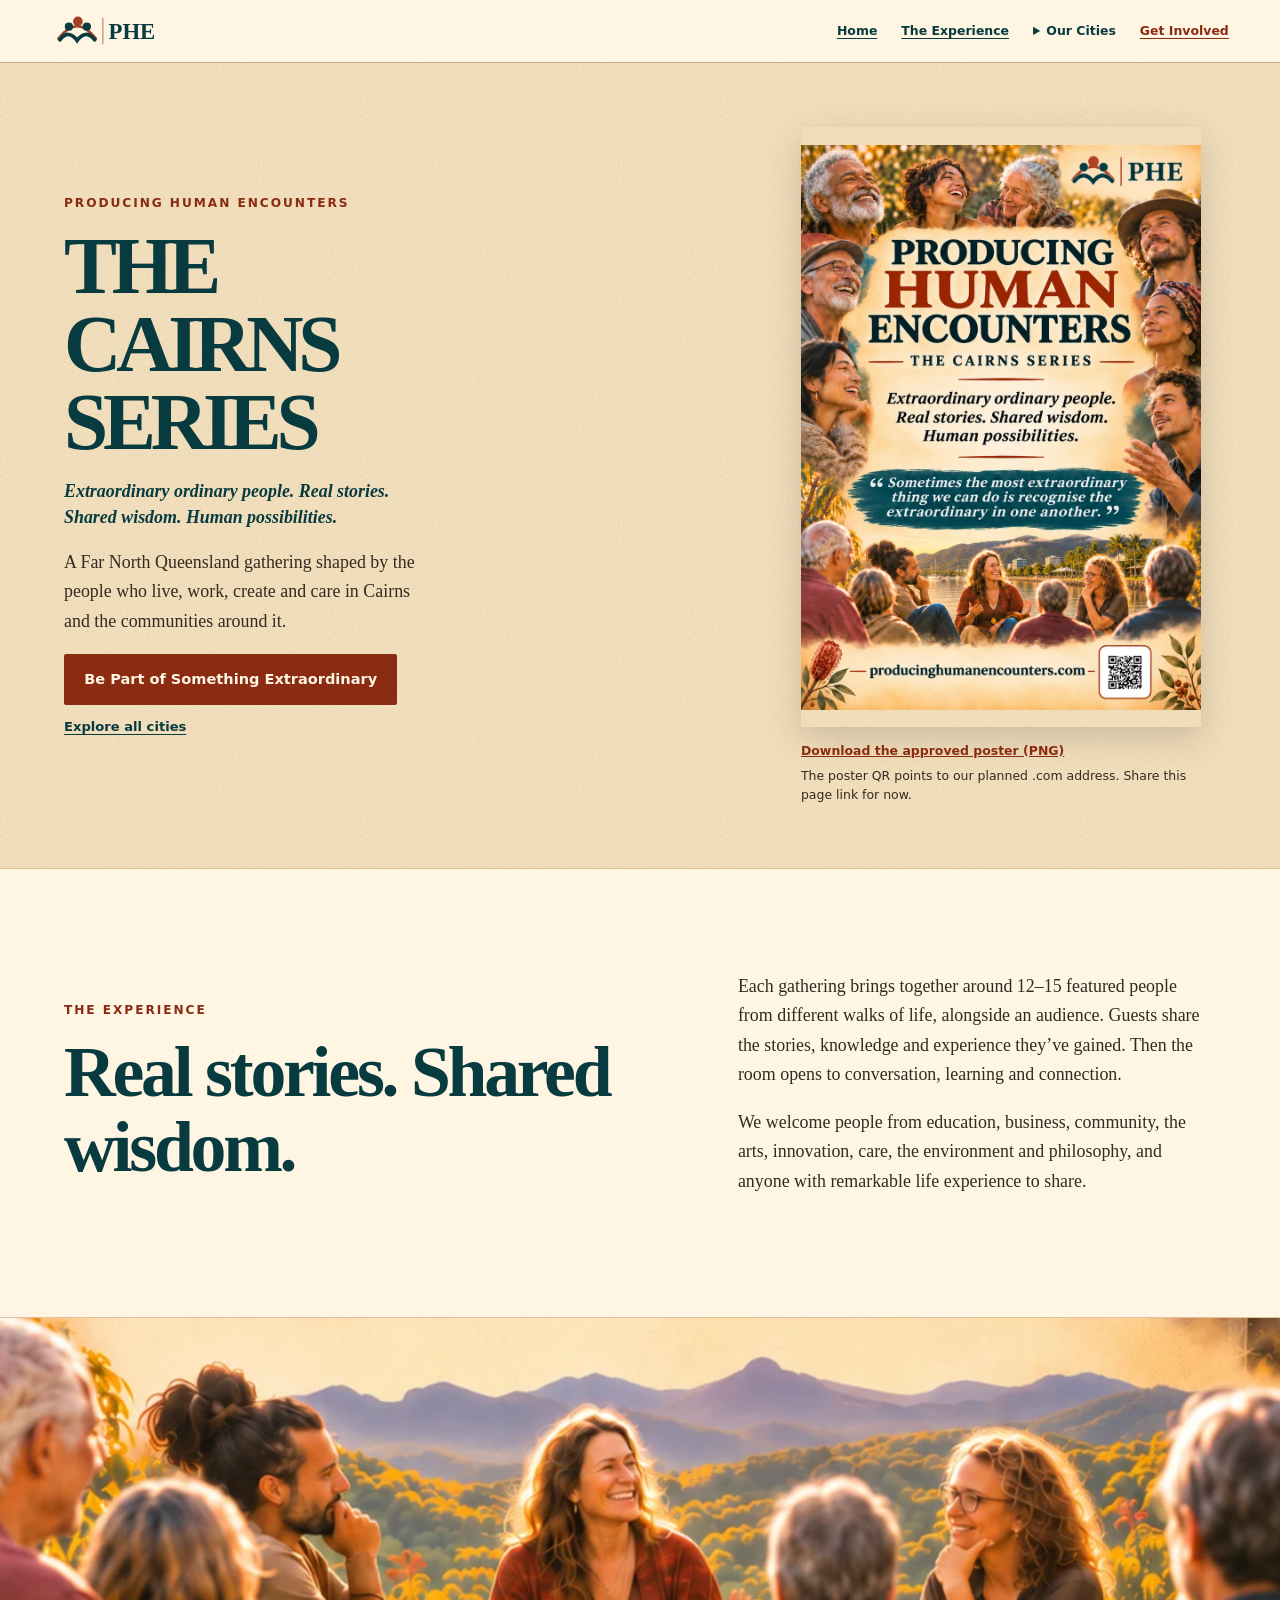
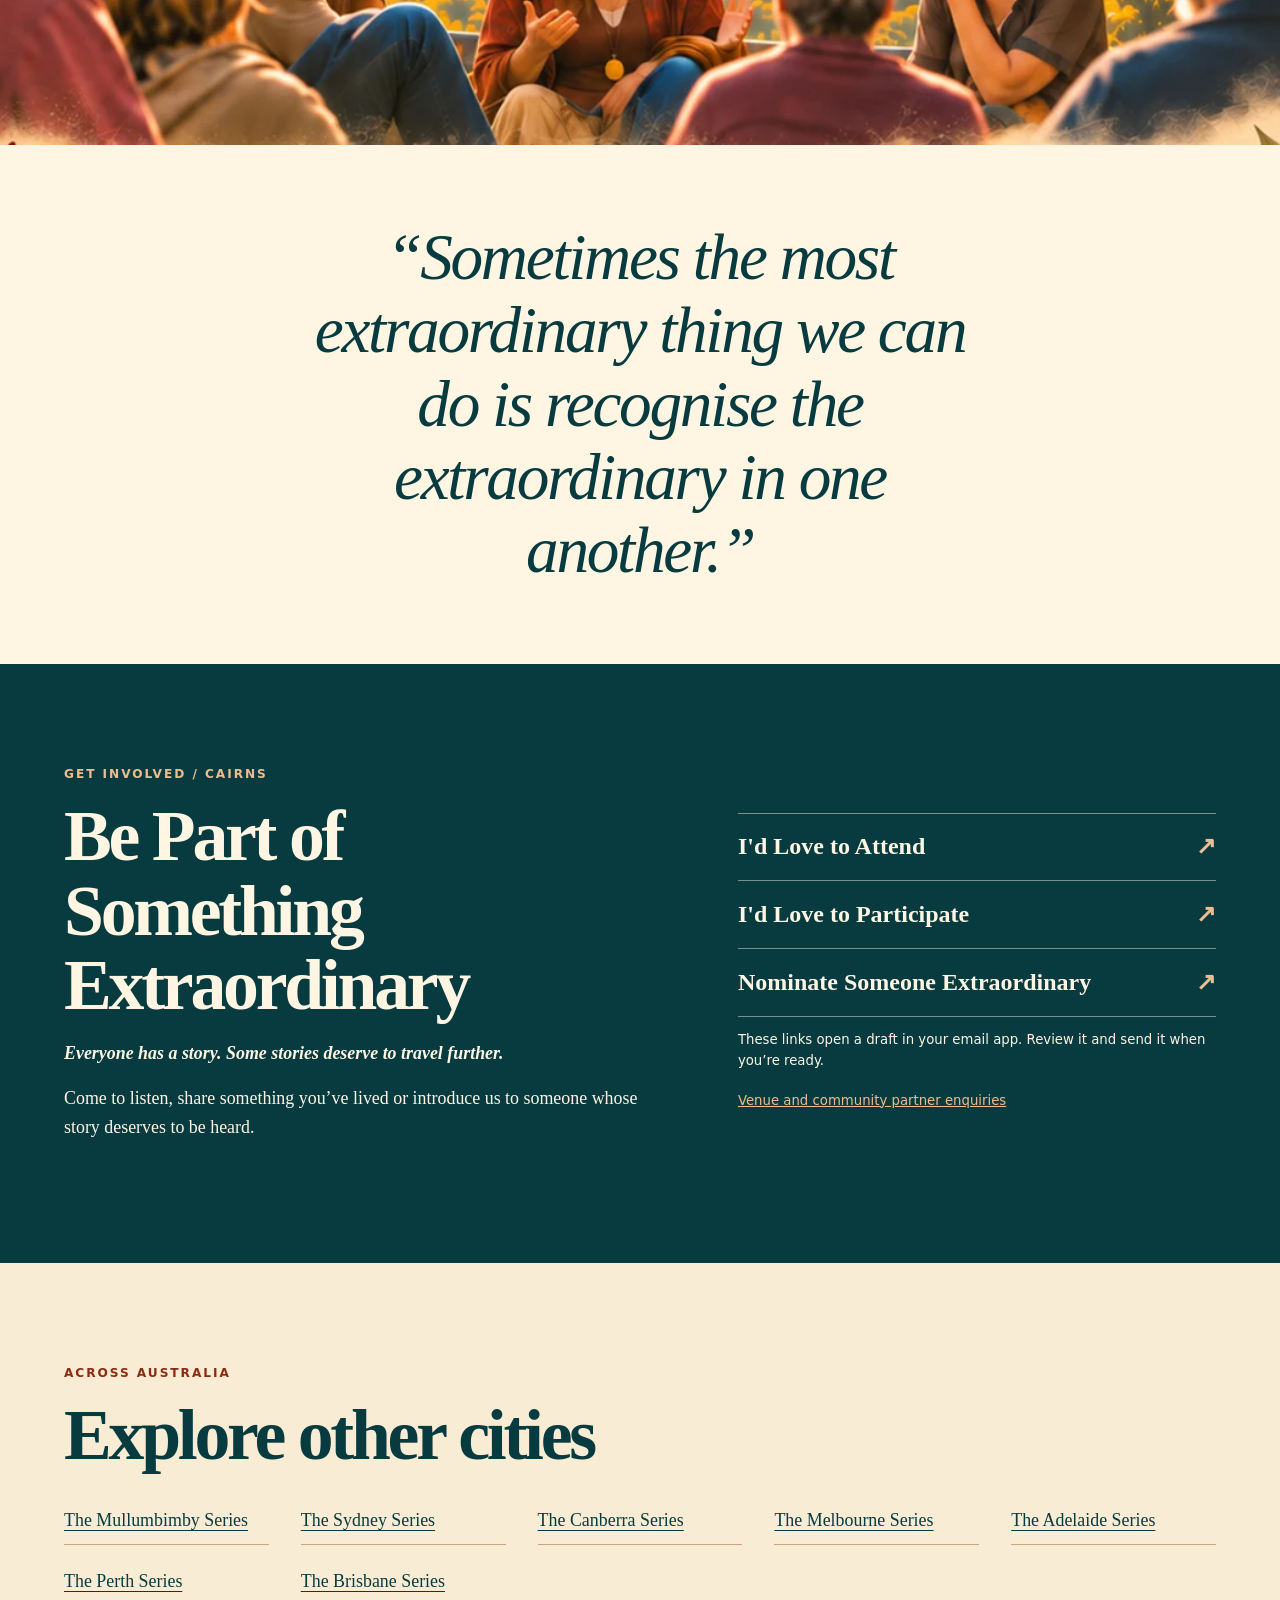
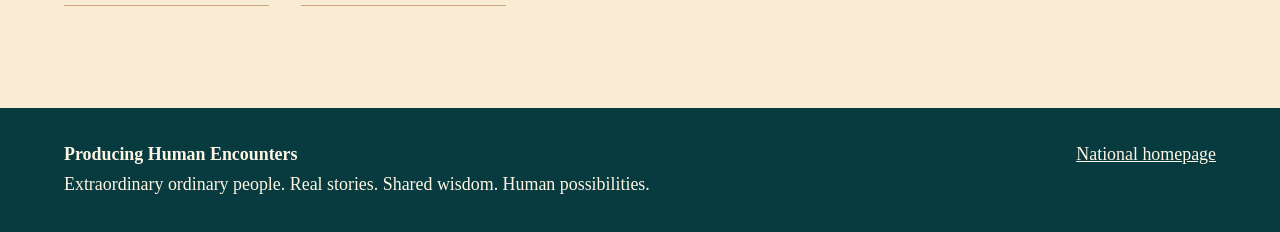
<file: cities/cairns/index.html>
<!doctype html>
<html lang="en-AU">
<head>
<meta charset="utf-8">
<meta name="viewport" content="width=device-width, initial-scale=1">
<title>The Cairns Series | Producing Human Encounters</title>
<meta name="description" content="Be part of The Cairns Series. Share a story, nominate someone extraordinary or express interest in attending a live gathering in Cairns.">
<link rel="canonical" href="https://beatviral.github.io/Producing-Human-Encounters/cities/cairns/">
<meta name="robots" content="index, follow, max-image-preview:large">
<meta property="og:type" content="website">
<meta property="og:url" content="https://beatviral.github.io/Producing-Human-Encounters/cities/cairns/">
<meta property="og:site_name" content="Producing Human Encounters">
<meta property="og:locale" content="en_AU">
<meta property="og:title" content="The Cairns Series | Producing Human Encounters">
<meta property="og:description" content="Be part of The Cairns Series. Share a story, nominate someone extraordinary or express interest in attending a live gathering in Cairns.">
<meta property="og:image" content="https://beatviral.github.io/Producing-Human-Encounters/assets/posters/cairns-final-social.jpg">
<meta property="og:image:type" content="image/jpeg">
<meta property="og:image:width" content="1200">
<meta property="og:image:height" content="630">
<meta property="og:image:alt" content="Producing Human Encounters and Cairns series lettering above people gathered in conversation">
<meta name="twitter:card" content="summary_large_image">
<meta name="theme-color" content="#073b40">
<link rel="icon" href="../../assets/phe_icon.svg" type="image/svg+xml">
<link rel="apple-touch-icon" href="../../assets/apple-touch-icon.png">
<link rel="stylesheet" href="../../style.css">
<script type="application/ld+json">{"@context": "https://schema.org", "@type": "WebPage", "name": "The Cairns Series", "description": "Be part of The Cairns Series. Share a story, nominate someone extraordinary or express interest in attending a live gathering in Cairns.", "url": "https://beatviral.github.io/Producing-Human-Encounters/cities/cairns/", "inLanguage": "en-AU", "image": "https://beatviral.github.io/Producing-Human-Encounters/assets/posters/cairns-final-social.jpg", "isPartOf": {"@type": "WebSite", "name": "Producing Human Encounters", "url": "https://beatviral.github.io/Producing-Human-Encounters/"}}</script>
</head>
<body>
<a class="skip" href="#main">Skip to content</a>
<header class="top">
  <a class="brand" href="../../"><img src="../../assets/phe_brand_lockup.svg" alt="Producing Human Encounters home"></a>
  <nav aria-label="Main navigation">
    <a href="../../">Home</a>
    <a href="#experience">The Experience</a>
    <details class="city-menu"><summary>Our Cities</summary><div><a href="../../#cities">All cities</a><a href="../../cities/mullumbimby/">The Mullumbimby Series</a><a href="../../cities/sydney/">The Sydney Series</a><a href="../../cities/canberra/">The Canberra Series</a><a href="../../cities/melbourne/">The Melbourne Series</a><a href="../../cities/adelaide/">The Adelaide Series</a><a href="../../cities/perth/">The Perth Series</a><a href="../../cities/cairns/" aria-current="page">The Cairns Series</a><a href="../../cities/brisbane/">The Brisbane Series</a></div></details>
    <a class="nav-invite" href="#participate">Get Involved</a>
  </nav>
</header>
<main id="main">

    <section class="city-hero">
      <div class="wrap city-hero-grid">
        <div><p class="eyebrow">Producing Human Encounters</p><h1>The Cairns Series</h1>
        <p class="tagline">Extraordinary ordinary people. Real stories. Shared wisdom. Human possibilities.</p><p class="city-intro">A Far North Queensland gathering shaped by the people who live, work, create and care in Cairns and the communities around it.</p>
        <a class="button" href="#participate">Be Part of Something Extraordinary</a>
        <a class="text-link" href="../../#cities">Explore all cities</a></div>

    <figure class="poster">
      <img src="../../assets/posters/cairns.webp" alt="Approved Producing Human Encounters poster for The Cairns Series, with portraits and people gathered in conversation" fetchpriority="high">
      <figcaption><a href="../../assets/posters/PHE_Cairns_Poster.png" download>Download the approved poster (PNG)</a>
      <span>The poster QR points to our planned .com address. Share this page link for now.</span></figcaption>
    </figure>
      </div>
    </section>

  <section class="section experience" id="experience">
    <div class="wrap idea">
      <div><p class="eyebrow">The experience</p><h2>Real stories. Shared wisdom.</h2></div>
      <div class="prose">
        <p>Each gathering brings together around 12–15 featured people from different walks of life, alongside an audience. Guests share the stories, knowledge and experience they’ve gained. Then the room opens to conversation, learning and connection.</p>
        <p>We welcome people from education, business, community, the arts, innovation, care, the environment and philosophy, and anyone with remarkable life experience to share.</p>
      </div>
    </div>
  </section>
  <section class="philosophy" aria-label="Our philosophy">
    <img src="../../assets/national-gathering.webp" alt="" loading="lazy">
    <blockquote>“Sometimes the most extraordinary thing we can do is recognise the extraordinary in one another.”</blockquote>
  </section>
  <section class="invitation section" id="participate">
    <div class="wrap invite-grid">
      <div><p class="eyebrow">Get involved / Cairns</p><h2>Be Part of Something Extraordinary</h2>
      <p class="tagline">Everyone has a story. Some stories deserve to travel further.</p>
      <p>Come to listen, share something you’ve lived or introduce us to someone whose story deserves to be heard.</p></div>
      <div class="contact-actions"><a href="mailto:mahmoodkhanteam@gmail.com?subject=PHE%20%E2%80%94%20I%27d%20Love%20to%20Attend%20%E2%80%94%20Cairns&amp;body=Hello%2C%20I%E2%80%99d%20love%20to%20hear%20when%20gathering%20details%20are%20announced.%0A%0AMy%20name%3A%20%0AMy%20suburb%20or%20town%20%28optional%29%3A%20">I&#x27;d Love to Attend <span aria-hidden="true">↗</span></a><a href="mailto:mahmoodkhanteam@gmail.com?subject=PHE%20%E2%80%94%20I%27d%20Love%20to%20Participate%20%E2%80%94%20Cairns&amp;body=Hello%2C%20I%E2%80%99d%20love%20to%20be%20considered%20as%20a%20featured%20guest.%0A%0AMy%20name%3A%20%0AMy%20suburb%20or%20town%3A%20%0AA%20little%20about%20what%20I%E2%80%99d%20like%20to%20share%3A%20">I&#x27;d Love to Participate <span aria-hidden="true">↗</span></a><a href="mailto:mahmoodkhanteam@gmail.com?subject=PHE%20%E2%80%94%20Nominate%20Someone%20Extraordinary%20%E2%80%94%20Cairns&amp;body=Hello%2C%20I%E2%80%99d%20like%20to%20nominate%20someone%20for%20a%20gathering.%0A%0AMy%20name%3A%20%0AWho%20I%E2%80%99m%20nominating%20and%20why%3A%20">Nominate Someone Extraordinary <span aria-hidden="true">↗</span></a>
        <p>These links open a draft in your email app. Review it and send it when you’re ready.</p>
        <a class="partner-link" href="mailto:mahmoodkhanteam@gmail.com?subject=PHE%20%E2%80%94%20Venue%20and%20Community%20Partners%20%E2%80%94%20Cairns&amp;body=Hello%2C%20I%E2%80%99d%20like%20to%20talk%20about%20working%20with%20Producing%20Human%20Encounters.%0A%0AMy%20name%20and%20organisation%3A%20%0AMy%20idea%3A%20">Venue and community partner enquiries</a>
      </div>
    </div>
  </section>

    <section class="section wrap" aria-labelledby="other-cities">
      <p class="eyebrow">Across Australia</p><h2 id="other-cities">Explore other cities</h2>
      <div class="related"><a href="../../cities/mullumbimby/">The Mullumbimby Series</a><a href="../../cities/sydney/">The Sydney Series</a><a href="../../cities/canberra/">The Canberra Series</a><a href="../../cities/melbourne/">The Melbourne Series</a><a href="../../cities/adelaide/">The Adelaide Series</a><a href="../../cities/perth/">The Perth Series</a><a href="../../cities/brisbane/">The Brisbane Series</a></div>
    </section>
</main>
<footer><div class="wrap footer-inner">
  <div><p class="brand">Producing Human Encounters</p><p>Extraordinary ordinary people. Real stories. Shared wisdom. Human possibilities.</p></div>
  <a href="../../">National homepage</a>
</div></footer>
</body>
</html>
</file>
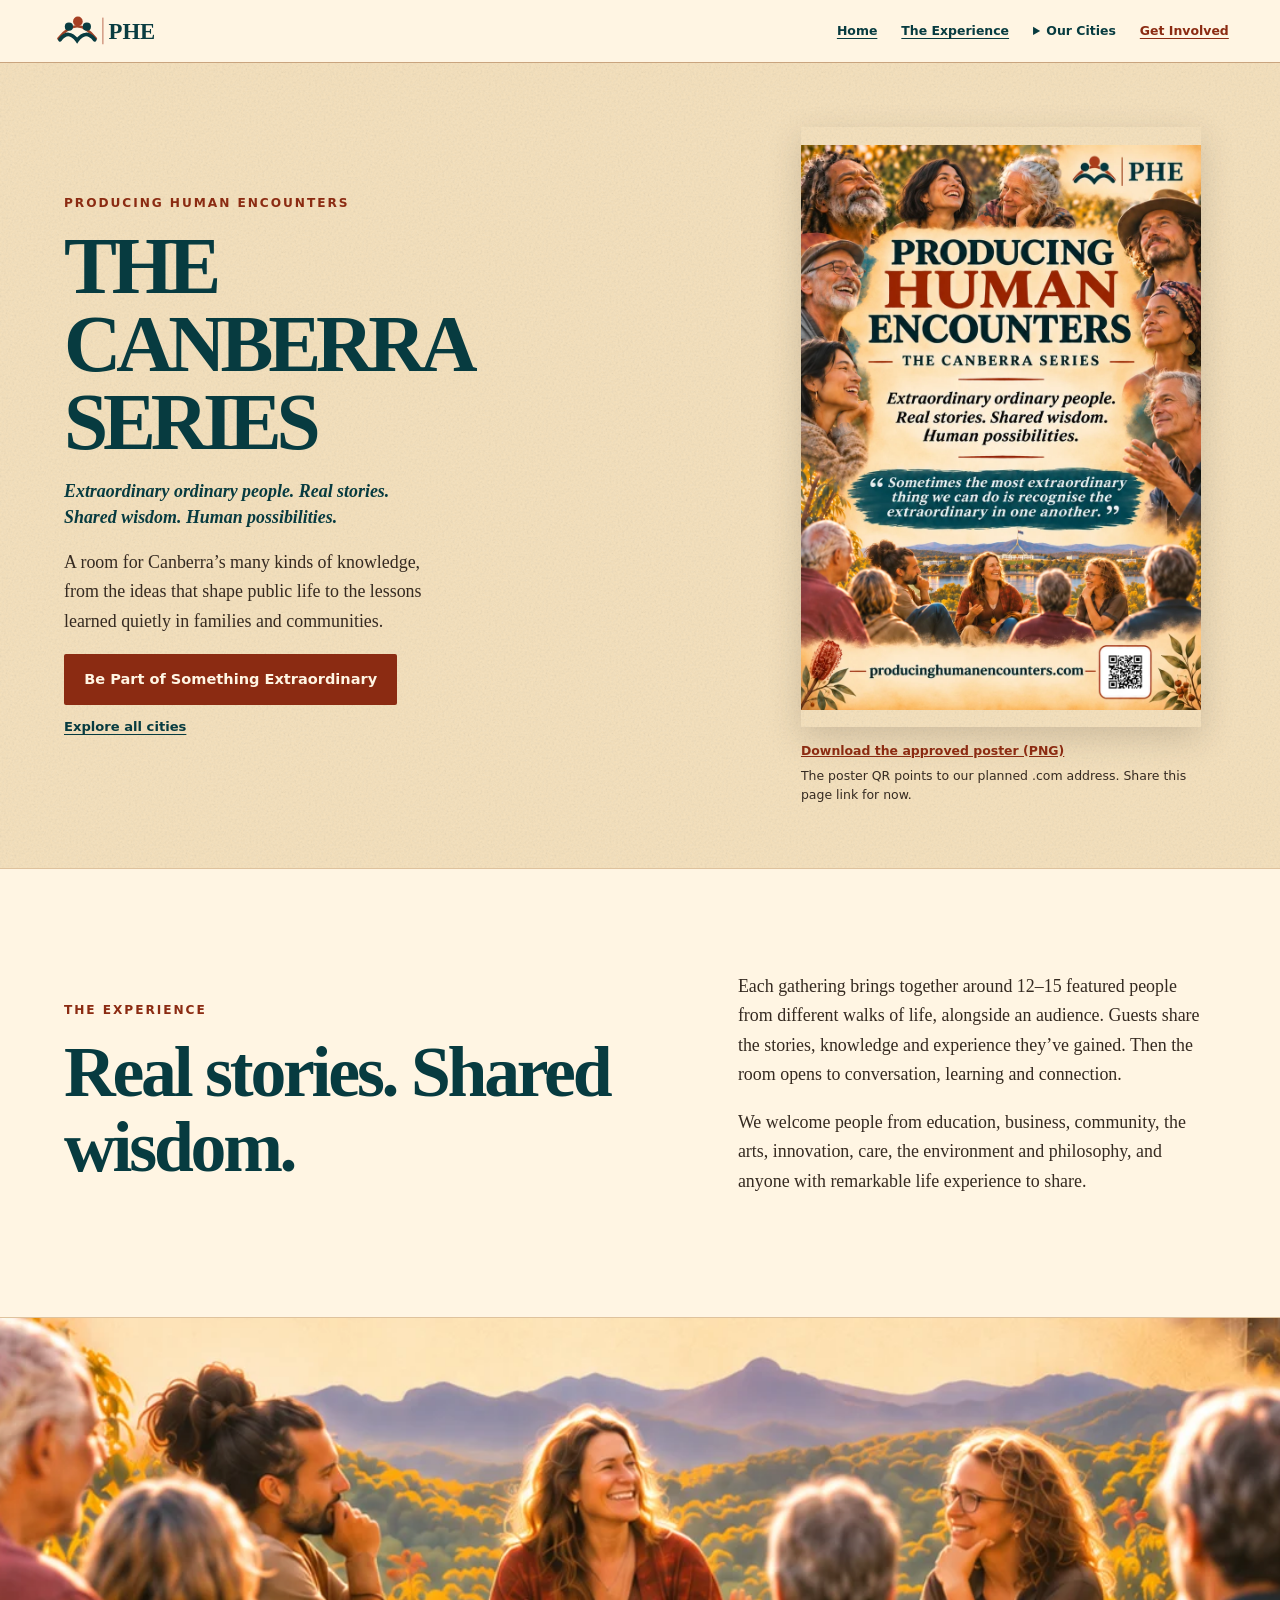
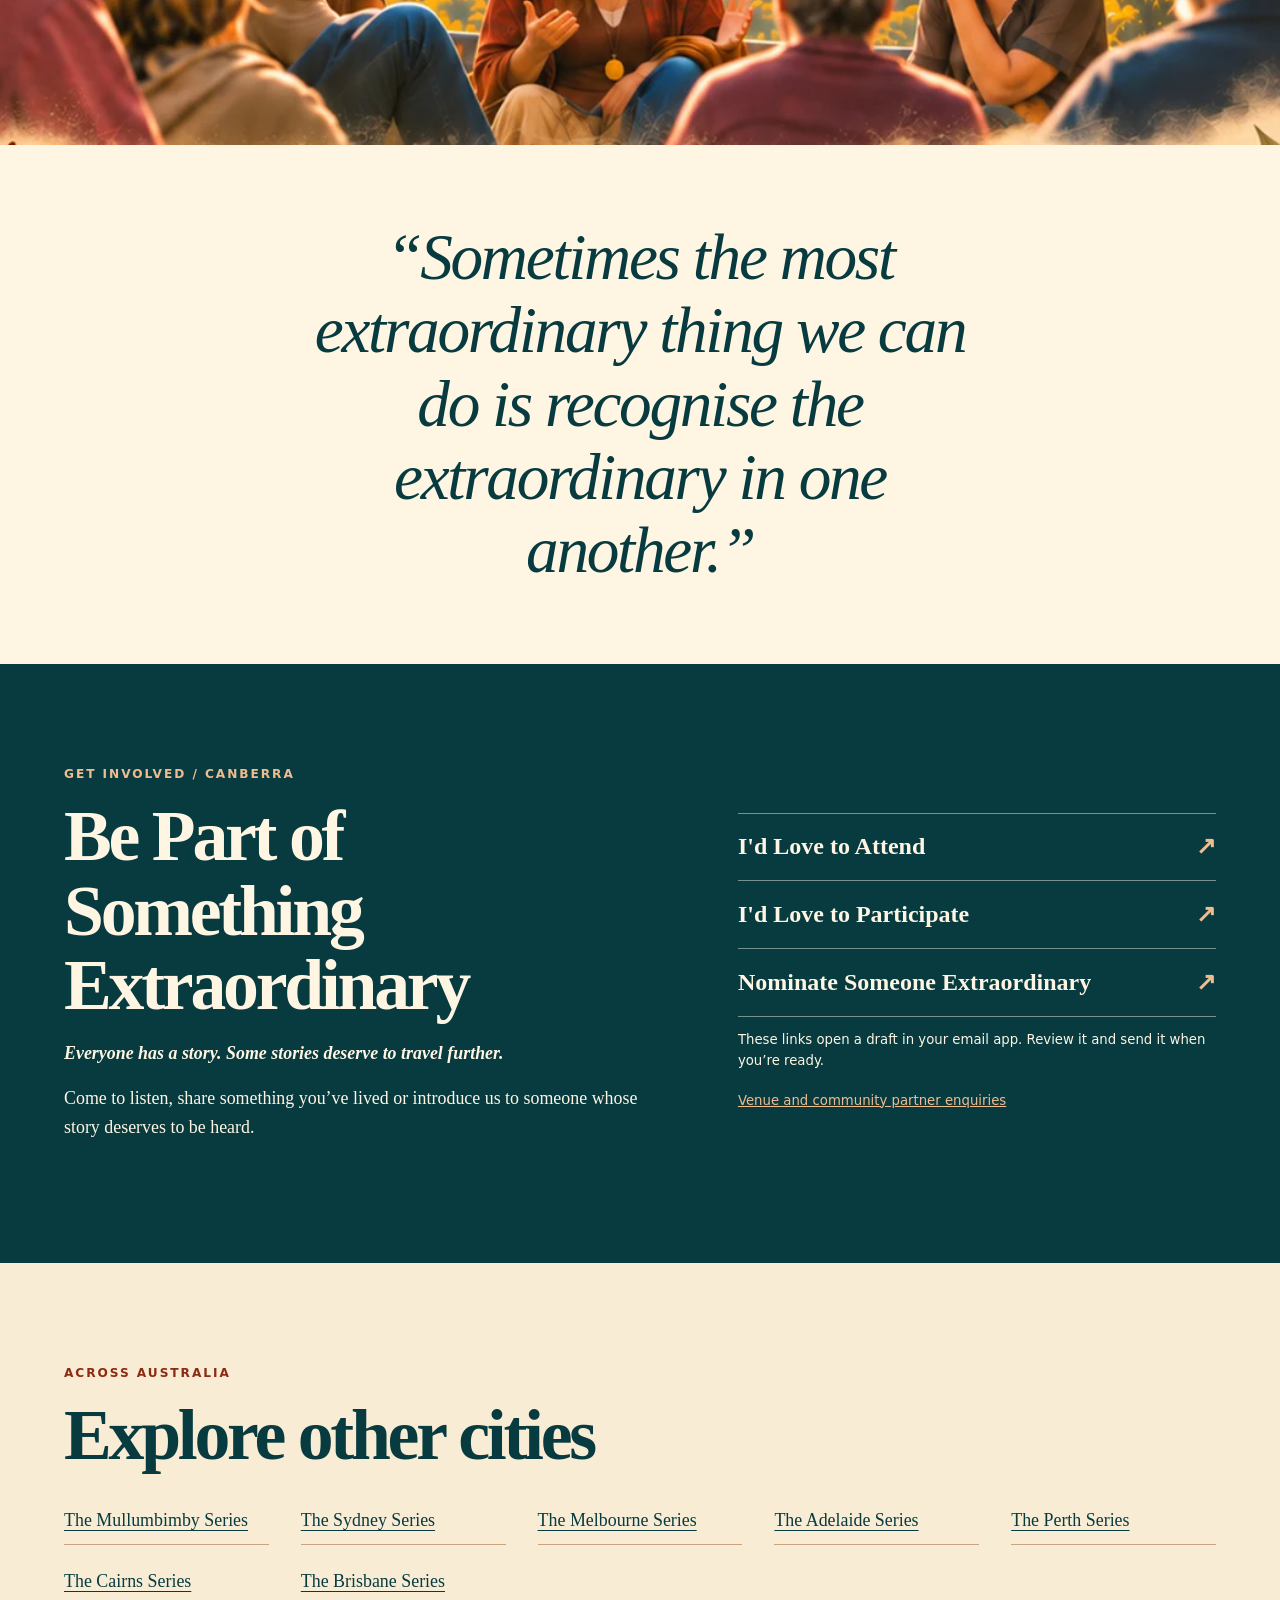
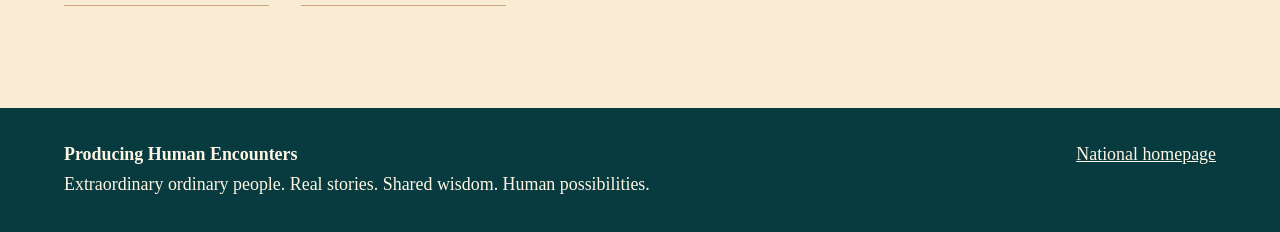
<file: cities/canberra/index.html>
<!doctype html>
<html lang="en-AU">
<head>
<meta charset="utf-8">
<meta name="viewport" content="width=device-width, initial-scale=1">
<title>The Canberra Series | Producing Human Encounters</title>
<meta name="description" content="Be part of The Canberra Series. Share a story, nominate someone extraordinary or express interest in attending a live gathering in Canberra.">
<link rel="canonical" href="https://beatviral.github.io/Producing-Human-Encounters/cities/canberra/">
<meta name="robots" content="index, follow, max-image-preview:large">
<meta property="og:type" content="website">
<meta property="og:url" content="https://beatviral.github.io/Producing-Human-Encounters/cities/canberra/">
<meta property="og:site_name" content="Producing Human Encounters">
<meta property="og:locale" content="en_AU">
<meta property="og:title" content="The Canberra Series | Producing Human Encounters">
<meta property="og:description" content="Be part of The Canberra Series. Share a story, nominate someone extraordinary or express interest in attending a live gathering in Canberra.">
<meta property="og:image" content="https://beatviral.github.io/Producing-Human-Encounters/assets/posters/canberra-final-social.jpg">
<meta property="og:image:type" content="image/jpeg">
<meta property="og:image:width" content="1200">
<meta property="og:image:height" content="630">
<meta property="og:image:alt" content="Producing Human Encounters and Canberra series lettering above people gathered in conversation">
<meta name="twitter:card" content="summary_large_image">
<meta name="theme-color" content="#073b40">
<link rel="icon" href="../../assets/phe_icon.svg" type="image/svg+xml">
<link rel="apple-touch-icon" href="../../assets/apple-touch-icon.png">
<link rel="stylesheet" href="../../style.css">
<script type="application/ld+json">{"@context": "https://schema.org", "@type": "WebPage", "name": "The Canberra Series", "description": "Be part of The Canberra Series. Share a story, nominate someone extraordinary or express interest in attending a live gathering in Canberra.", "url": "https://beatviral.github.io/Producing-Human-Encounters/cities/canberra/", "inLanguage": "en-AU", "image": "https://beatviral.github.io/Producing-Human-Encounters/assets/posters/canberra-final-social.jpg", "isPartOf": {"@type": "WebSite", "name": "Producing Human Encounters", "url": "https://beatviral.github.io/Producing-Human-Encounters/"}}</script>
</head>
<body>
<a class="skip" href="#main">Skip to content</a>
<header class="top">
  <a class="brand" href="../../"><img src="../../assets/phe_brand_lockup.svg" alt="Producing Human Encounters home"></a>
  <nav aria-label="Main navigation">
    <a href="../../">Home</a>
    <a href="#experience">The Experience</a>
    <details class="city-menu"><summary>Our Cities</summary><div><a href="../../#cities">All cities</a><a href="../../cities/mullumbimby/">The Mullumbimby Series</a><a href="../../cities/sydney/">The Sydney Series</a><a href="../../cities/canberra/" aria-current="page">The Canberra Series</a><a href="../../cities/melbourne/">The Melbourne Series</a><a href="../../cities/adelaide/">The Adelaide Series</a><a href="../../cities/perth/">The Perth Series</a><a href="../../cities/cairns/">The Cairns Series</a><a href="../../cities/brisbane/">The Brisbane Series</a></div></details>
    <a class="nav-invite" href="#participate">Get Involved</a>
  </nav>
</header>
<main id="main">

    <section class="city-hero">
      <div class="wrap city-hero-grid">
        <div><p class="eyebrow">Producing Human Encounters</p><h1>The Canberra Series</h1>
        <p class="tagline">Extraordinary ordinary people. Real stories. Shared wisdom. Human possibilities.</p><p class="city-intro">A room for Canberra’s many kinds of knowledge, from the ideas that shape public life to the lessons learned quietly in families and communities.</p>
        <a class="button" href="#participate">Be Part of Something Extraordinary</a>
        <a class="text-link" href="../../#cities">Explore all cities</a></div>

    <figure class="poster">
      <img src="../../assets/posters/canberra.webp" alt="Approved Producing Human Encounters poster for The Canberra Series, with portraits and people gathered in conversation" fetchpriority="high">
      <figcaption><a href="../../assets/posters/PHE_Canberra_Poster.png" download>Download the approved poster (PNG)</a>
      <span>The poster QR points to our planned .com address. Share this page link for now.</span></figcaption>
    </figure>
      </div>
    </section>

  <section class="section experience" id="experience">
    <div class="wrap idea">
      <div><p class="eyebrow">The experience</p><h2>Real stories. Shared wisdom.</h2></div>
      <div class="prose">
        <p>Each gathering brings together around 12–15 featured people from different walks of life, alongside an audience. Guests share the stories, knowledge and experience they’ve gained. Then the room opens to conversation, learning and connection.</p>
        <p>We welcome people from education, business, community, the arts, innovation, care, the environment and philosophy, and anyone with remarkable life experience to share.</p>
      </div>
    </div>
  </section>
  <section class="philosophy" aria-label="Our philosophy">
    <img src="../../assets/national-gathering.webp" alt="" loading="lazy">
    <blockquote>“Sometimes the most extraordinary thing we can do is recognise the extraordinary in one another.”</blockquote>
  </section>
  <section class="invitation section" id="participate">
    <div class="wrap invite-grid">
      <div><p class="eyebrow">Get involved / Canberra</p><h2>Be Part of Something Extraordinary</h2>
      <p class="tagline">Everyone has a story. Some stories deserve to travel further.</p>
      <p>Come to listen, share something you’ve lived or introduce us to someone whose story deserves to be heard.</p></div>
      <div class="contact-actions"><a href="mailto:mahmoodkhanteam@gmail.com?subject=PHE%20%E2%80%94%20I%27d%20Love%20to%20Attend%20%E2%80%94%20Canberra&amp;body=Hello%2C%20I%E2%80%99d%20love%20to%20hear%20when%20gathering%20details%20are%20announced.%0A%0AMy%20name%3A%20%0AMy%20suburb%20or%20town%20%28optional%29%3A%20">I&#x27;d Love to Attend <span aria-hidden="true">↗</span></a><a href="mailto:mahmoodkhanteam@gmail.com?subject=PHE%20%E2%80%94%20I%27d%20Love%20to%20Participate%20%E2%80%94%20Canberra&amp;body=Hello%2C%20I%E2%80%99d%20love%20to%20be%20considered%20as%20a%20featured%20guest.%0A%0AMy%20name%3A%20%0AMy%20suburb%20or%20town%3A%20%0AA%20little%20about%20what%20I%E2%80%99d%20like%20to%20share%3A%20">I&#x27;d Love to Participate <span aria-hidden="true">↗</span></a><a href="mailto:mahmoodkhanteam@gmail.com?subject=PHE%20%E2%80%94%20Nominate%20Someone%20Extraordinary%20%E2%80%94%20Canberra&amp;body=Hello%2C%20I%E2%80%99d%20like%20to%20nominate%20someone%20for%20a%20gathering.%0A%0AMy%20name%3A%20%0AWho%20I%E2%80%99m%20nominating%20and%20why%3A%20">Nominate Someone Extraordinary <span aria-hidden="true">↗</span></a>
        <p>These links open a draft in your email app. Review it and send it when you’re ready.</p>
        <a class="partner-link" href="mailto:mahmoodkhanteam@gmail.com?subject=PHE%20%E2%80%94%20Venue%20and%20Community%20Partners%20%E2%80%94%20Canberra&amp;body=Hello%2C%20I%E2%80%99d%20like%20to%20talk%20about%20working%20with%20Producing%20Human%20Encounters.%0A%0AMy%20name%20and%20organisation%3A%20%0AMy%20idea%3A%20">Venue and community partner enquiries</a>
      </div>
    </div>
  </section>

    <section class="section wrap" aria-labelledby="other-cities">
      <p class="eyebrow">Across Australia</p><h2 id="other-cities">Explore other cities</h2>
      <div class="related"><a href="../../cities/mullumbimby/">The Mullumbimby Series</a><a href="../../cities/sydney/">The Sydney Series</a><a href="../../cities/melbourne/">The Melbourne Series</a><a href="../../cities/adelaide/">The Adelaide Series</a><a href="../../cities/perth/">The Perth Series</a><a href="../../cities/cairns/">The Cairns Series</a><a href="../../cities/brisbane/">The Brisbane Series</a></div>
    </section>
</main>
<footer><div class="wrap footer-inner">
  <div><p class="brand">Producing Human Encounters</p><p>Extraordinary ordinary people. Real stories. Shared wisdom. Human possibilities.</p></div>
  <a href="../../">National homepage</a>
</div></footer>
</body>
</html>
</file>
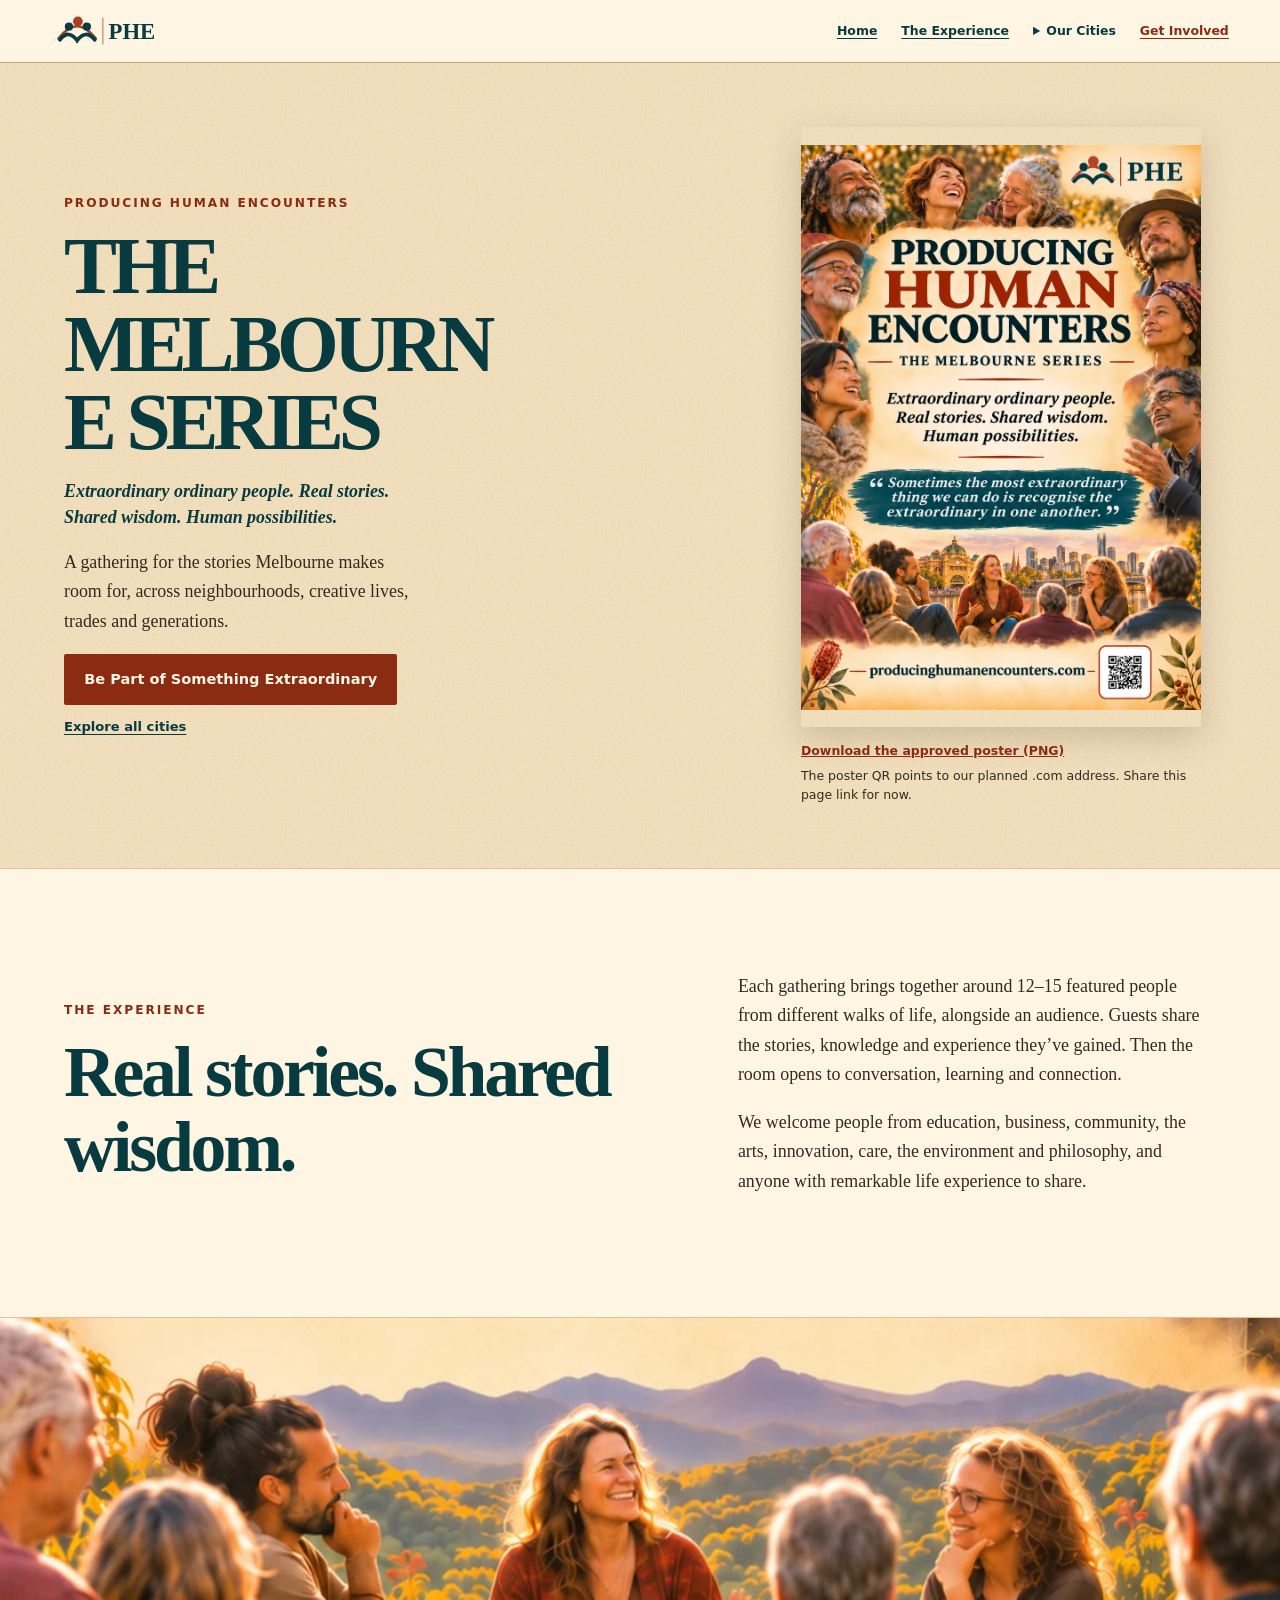
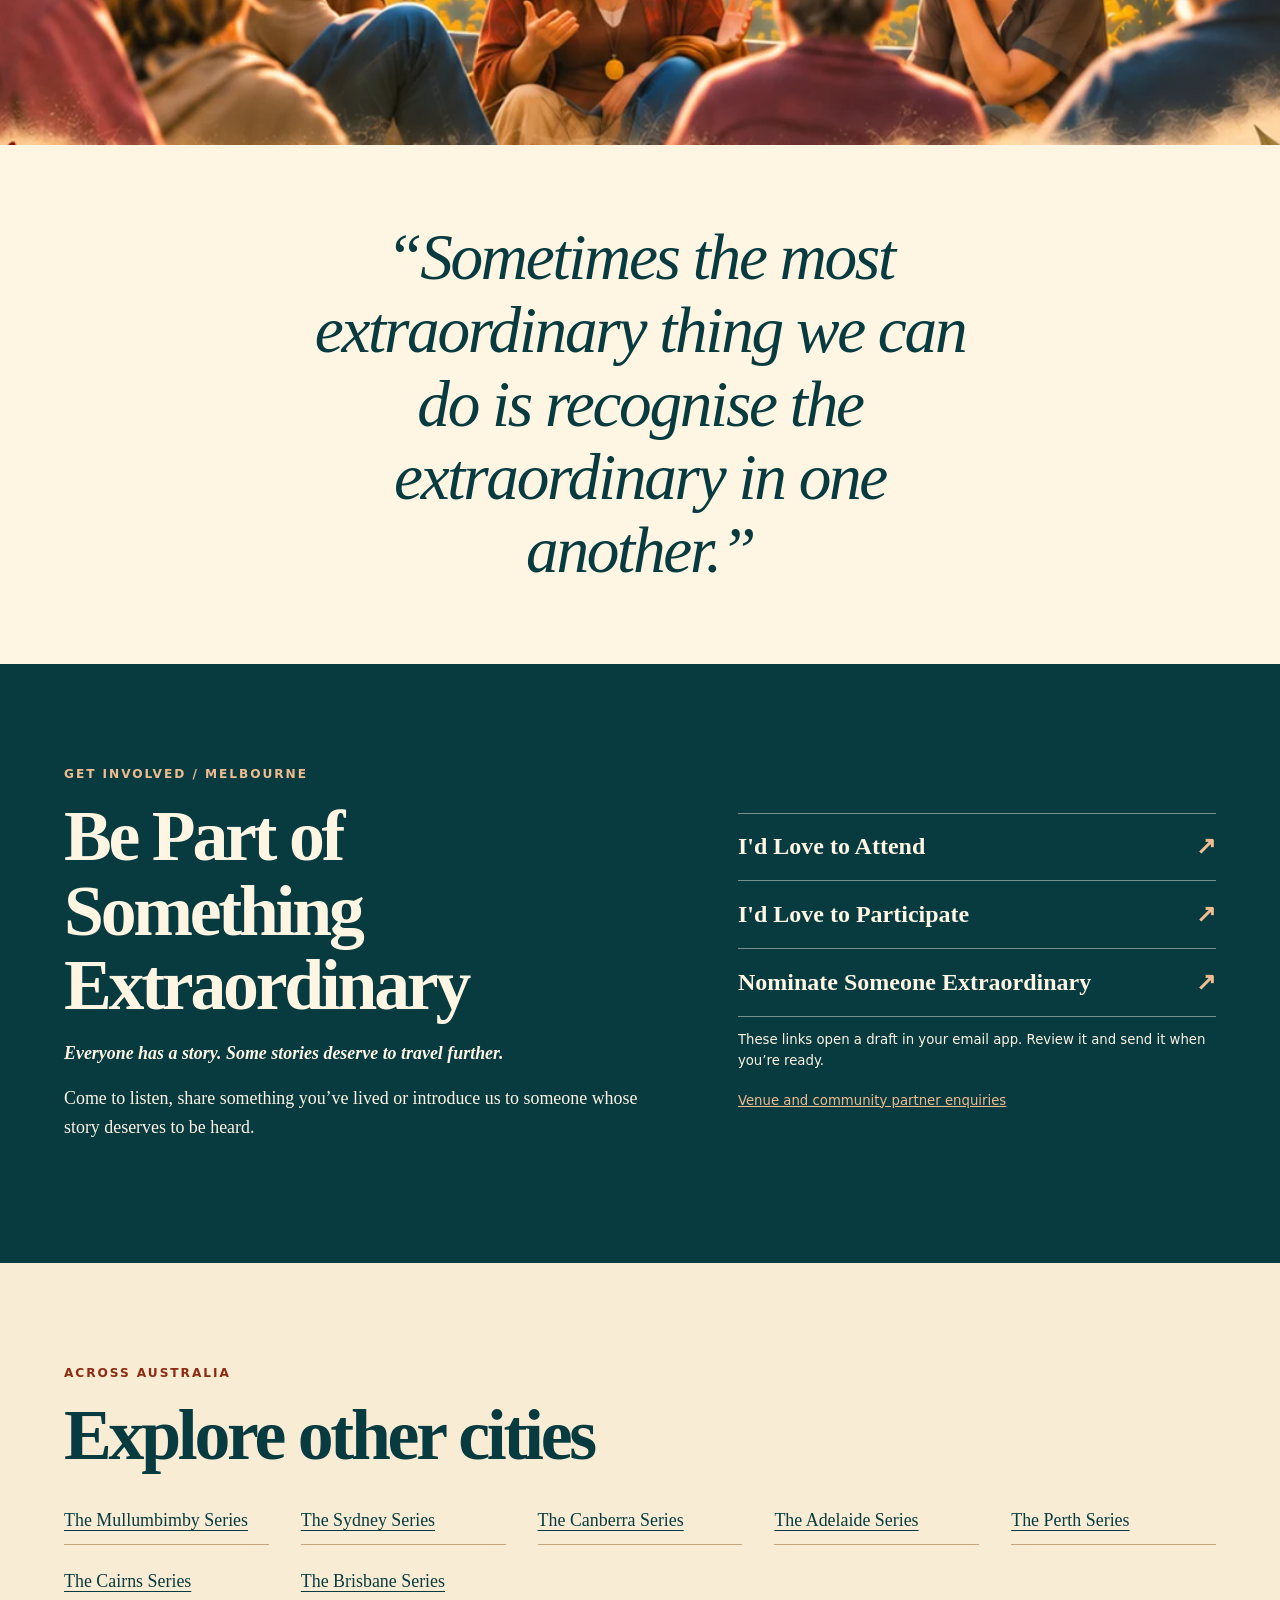
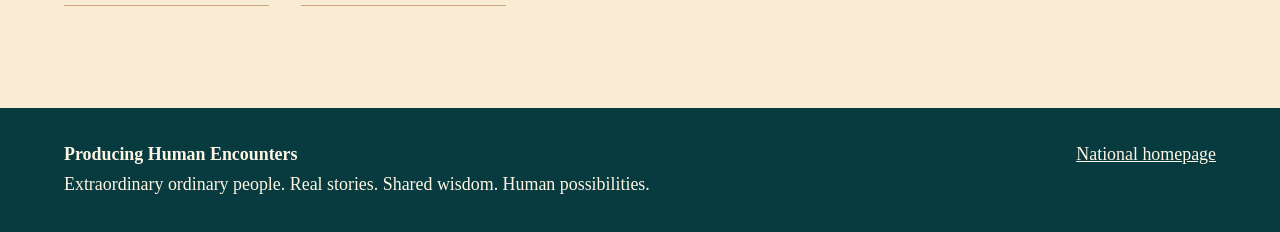
<file: cities/melbourne/index.html>
<!doctype html>
<html lang="en-AU">
<head>
<meta charset="utf-8">
<meta name="viewport" content="width=device-width, initial-scale=1">
<title>The Melbourne Series | Producing Human Encounters</title>
<meta name="description" content="Be part of The Melbourne Series. Share a story, nominate someone extraordinary or express interest in attending a live gathering in Melbourne.">
<link rel="canonical" href="https://beatviral.github.io/Producing-Human-Encounters/cities/melbourne/">
<meta name="robots" content="index, follow, max-image-preview:large">
<meta property="og:type" content="website">
<meta property="og:url" content="https://beatviral.github.io/Producing-Human-Encounters/cities/melbourne/">
<meta property="og:site_name" content="Producing Human Encounters">
<meta property="og:locale" content="en_AU">
<meta property="og:title" content="The Melbourne Series | Producing Human Encounters">
<meta property="og:description" content="Be part of The Melbourne Series. Share a story, nominate someone extraordinary or express interest in attending a live gathering in Melbourne.">
<meta property="og:image" content="https://beatviral.github.io/Producing-Human-Encounters/assets/posters/melbourne-final-social.jpg">
<meta property="og:image:type" content="image/jpeg">
<meta property="og:image:width" content="1200">
<meta property="og:image:height" content="630">
<meta property="og:image:alt" content="Producing Human Encounters and Melbourne series lettering above people gathered in conversation">
<meta name="twitter:card" content="summary_large_image">
<meta name="theme-color" content="#073b40">
<link rel="icon" href="../../assets/phe_icon.svg" type="image/svg+xml">
<link rel="apple-touch-icon" href="../../assets/apple-touch-icon.png">
<link rel="stylesheet" href="../../style.css">
<script type="application/ld+json">{"@context": "https://schema.org", "@type": "WebPage", "name": "The Melbourne Series", "description": "Be part of The Melbourne Series. Share a story, nominate someone extraordinary or express interest in attending a live gathering in Melbourne.", "url": "https://beatviral.github.io/Producing-Human-Encounters/cities/melbourne/", "inLanguage": "en-AU", "image": "https://beatviral.github.io/Producing-Human-Encounters/assets/posters/melbourne-final-social.jpg", "isPartOf": {"@type": "WebSite", "name": "Producing Human Encounters", "url": "https://beatviral.github.io/Producing-Human-Encounters/"}}</script>
</head>
<body>
<a class="skip" href="#main">Skip to content</a>
<header class="top">
  <a class="brand" href="../../"><img src="../../assets/phe_brand_lockup.svg" alt="Producing Human Encounters home"></a>
  <nav aria-label="Main navigation">
    <a href="../../">Home</a>
    <a href="#experience">The Experience</a>
    <details class="city-menu"><summary>Our Cities</summary><div><a href="../../#cities">All cities</a><a href="../../cities/mullumbimby/">The Mullumbimby Series</a><a href="../../cities/sydney/">The Sydney Series</a><a href="../../cities/canberra/">The Canberra Series</a><a href="../../cities/melbourne/" aria-current="page">The Melbourne Series</a><a href="../../cities/adelaide/">The Adelaide Series</a><a href="../../cities/perth/">The Perth Series</a><a href="../../cities/cairns/">The Cairns Series</a><a href="../../cities/brisbane/">The Brisbane Series</a></div></details>
    <a class="nav-invite" href="#participate">Get Involved</a>
  </nav>
</header>
<main id="main">

    <section class="city-hero">
      <div class="wrap city-hero-grid">
        <div><p class="eyebrow">Producing Human Encounters</p><h1>The Melbourne Series</h1>
        <p class="tagline">Extraordinary ordinary people. Real stories. Shared wisdom. Human possibilities.</p><p class="city-intro">A gathering for the stories Melbourne makes room for, across neighbourhoods, creative lives, trades and generations.</p>
        <a class="button" href="#participate">Be Part of Something Extraordinary</a>
        <a class="text-link" href="../../#cities">Explore all cities</a></div>

    <figure class="poster">
      <img src="../../assets/posters/melbourne.webp" alt="Approved Producing Human Encounters poster for The Melbourne Series, with portraits and people gathered in conversation" fetchpriority="high">
      <figcaption><a href="../../assets/posters/PHE_Melbourne_Poster.png" download>Download the approved poster (PNG)</a>
      <span>The poster QR points to our planned .com address. Share this page link for now.</span></figcaption>
    </figure>
      </div>
    </section>

  <section class="section experience" id="experience">
    <div class="wrap idea">
      <div><p class="eyebrow">The experience</p><h2>Real stories. Shared wisdom.</h2></div>
      <div class="prose">
        <p>Each gathering brings together around 12–15 featured people from different walks of life, alongside an audience. Guests share the stories, knowledge and experience they’ve gained. Then the room opens to conversation, learning and connection.</p>
        <p>We welcome people from education, business, community, the arts, innovation, care, the environment and philosophy, and anyone with remarkable life experience to share.</p>
      </div>
    </div>
  </section>
  <section class="philosophy" aria-label="Our philosophy">
    <img src="../../assets/national-gathering.webp" alt="" loading="lazy">
    <blockquote>“Sometimes the most extraordinary thing we can do is recognise the extraordinary in one another.”</blockquote>
  </section>
  <section class="invitation section" id="participate">
    <div class="wrap invite-grid">
      <div><p class="eyebrow">Get involved / Melbourne</p><h2>Be Part of Something Extraordinary</h2>
      <p class="tagline">Everyone has a story. Some stories deserve to travel further.</p>
      <p>Come to listen, share something you’ve lived or introduce us to someone whose story deserves to be heard.</p></div>
      <div class="contact-actions"><a href="mailto:mahmoodkhanteam@gmail.com?subject=PHE%20%E2%80%94%20I%27d%20Love%20to%20Attend%20%E2%80%94%20Melbourne&amp;body=Hello%2C%20I%E2%80%99d%20love%20to%20hear%20when%20gathering%20details%20are%20announced.%0A%0AMy%20name%3A%20%0AMy%20suburb%20or%20town%20%28optional%29%3A%20">I&#x27;d Love to Attend <span aria-hidden="true">↗</span></a><a href="mailto:mahmoodkhanteam@gmail.com?subject=PHE%20%E2%80%94%20I%27d%20Love%20to%20Participate%20%E2%80%94%20Melbourne&amp;body=Hello%2C%20I%E2%80%99d%20love%20to%20be%20considered%20as%20a%20featured%20guest.%0A%0AMy%20name%3A%20%0AMy%20suburb%20or%20town%3A%20%0AA%20little%20about%20what%20I%E2%80%99d%20like%20to%20share%3A%20">I&#x27;d Love to Participate <span aria-hidden="true">↗</span></a><a href="mailto:mahmoodkhanteam@gmail.com?subject=PHE%20%E2%80%94%20Nominate%20Someone%20Extraordinary%20%E2%80%94%20Melbourne&amp;body=Hello%2C%20I%E2%80%99d%20like%20to%20nominate%20someone%20for%20a%20gathering.%0A%0AMy%20name%3A%20%0AWho%20I%E2%80%99m%20nominating%20and%20why%3A%20">Nominate Someone Extraordinary <span aria-hidden="true">↗</span></a>
        <p>These links open a draft in your email app. Review it and send it when you’re ready.</p>
        <a class="partner-link" href="mailto:mahmoodkhanteam@gmail.com?subject=PHE%20%E2%80%94%20Venue%20and%20Community%20Partners%20%E2%80%94%20Melbourne&amp;body=Hello%2C%20I%E2%80%99d%20like%20to%20talk%20about%20working%20with%20Producing%20Human%20Encounters.%0A%0AMy%20name%20and%20organisation%3A%20%0AMy%20idea%3A%20">Venue and community partner enquiries</a>
      </div>
    </div>
  </section>

    <section class="section wrap" aria-labelledby="other-cities">
      <p class="eyebrow">Across Australia</p><h2 id="other-cities">Explore other cities</h2>
      <div class="related"><a href="../../cities/mullumbimby/">The Mullumbimby Series</a><a href="../../cities/sydney/">The Sydney Series</a><a href="../../cities/canberra/">The Canberra Series</a><a href="../../cities/adelaide/">The Adelaide Series</a><a href="../../cities/perth/">The Perth Series</a><a href="../../cities/cairns/">The Cairns Series</a><a href="../../cities/brisbane/">The Brisbane Series</a></div>
    </section>
</main>
<footer><div class="wrap footer-inner">
  <div><p class="brand">Producing Human Encounters</p><p>Extraordinary ordinary people. Real stories. Shared wisdom. Human possibilities.</p></div>
  <a href="../../">National homepage</a>
</div></footer>
</body>
</html>
</file>
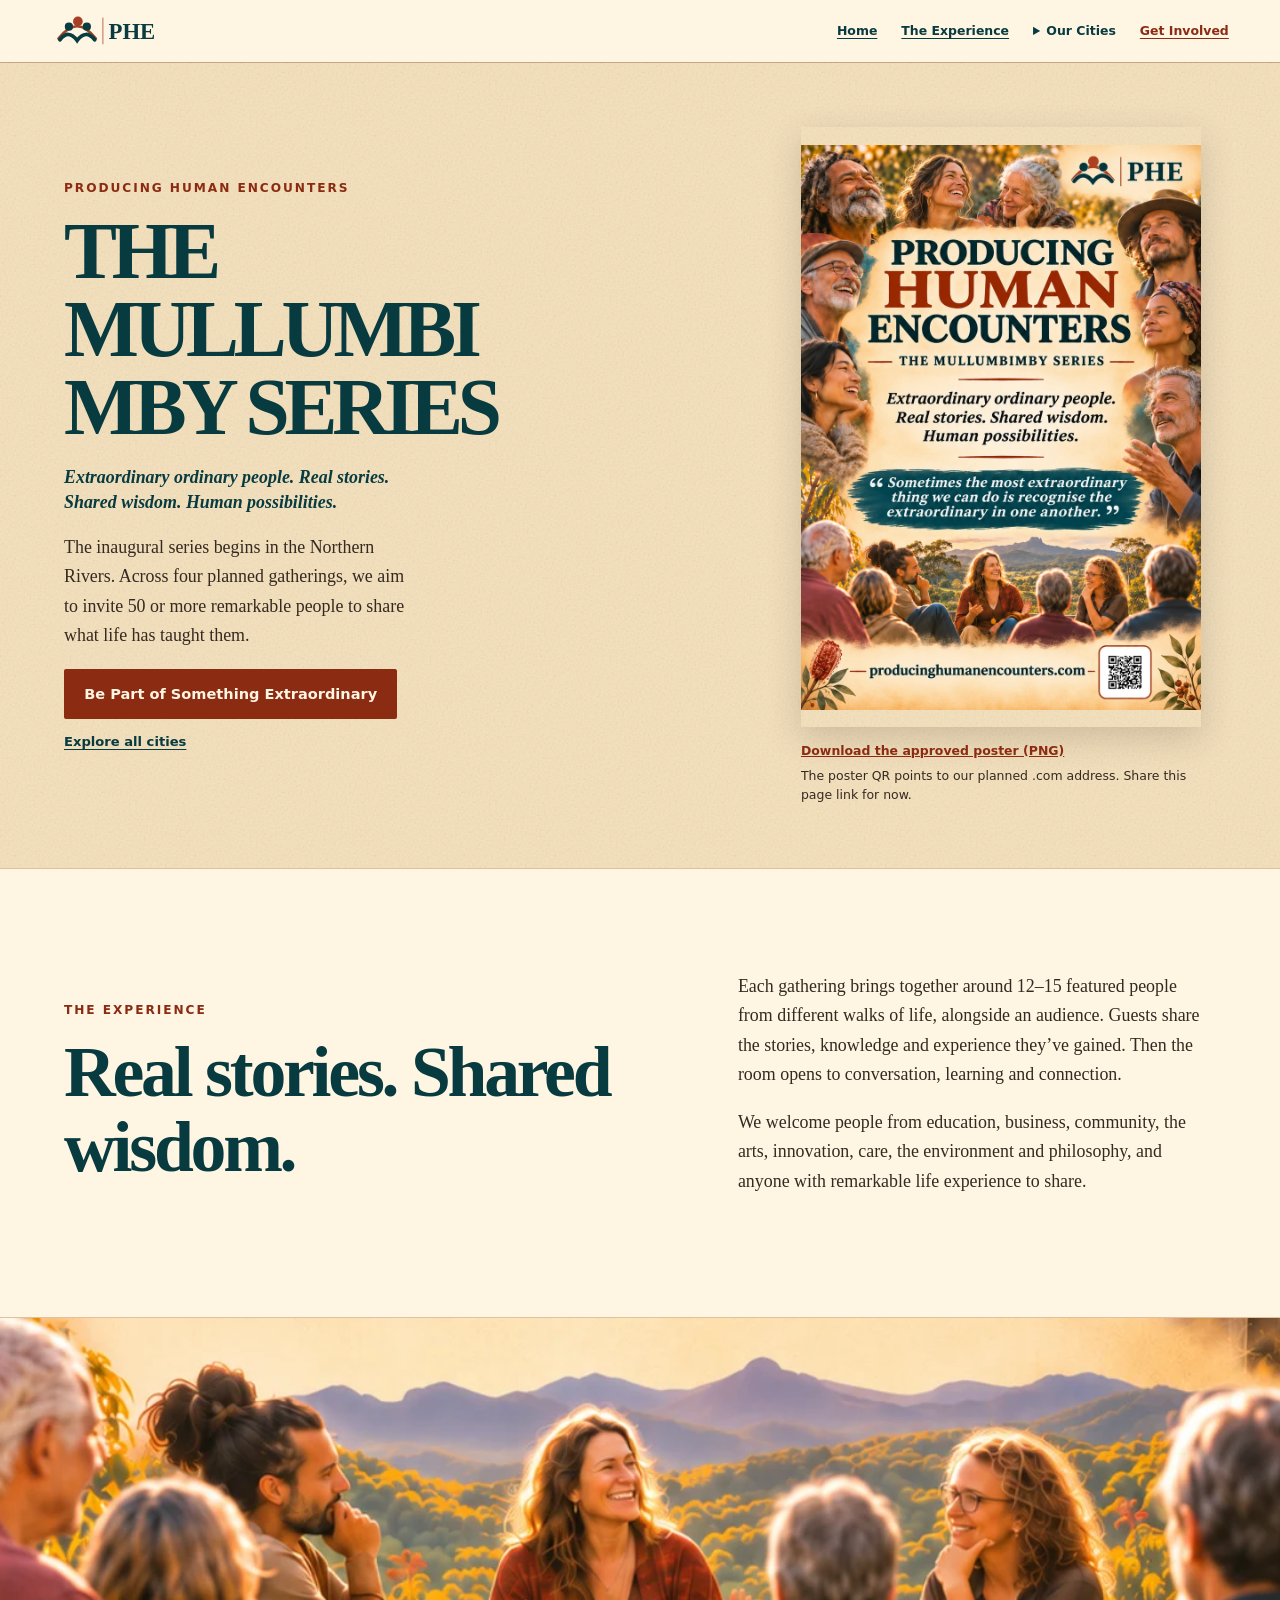
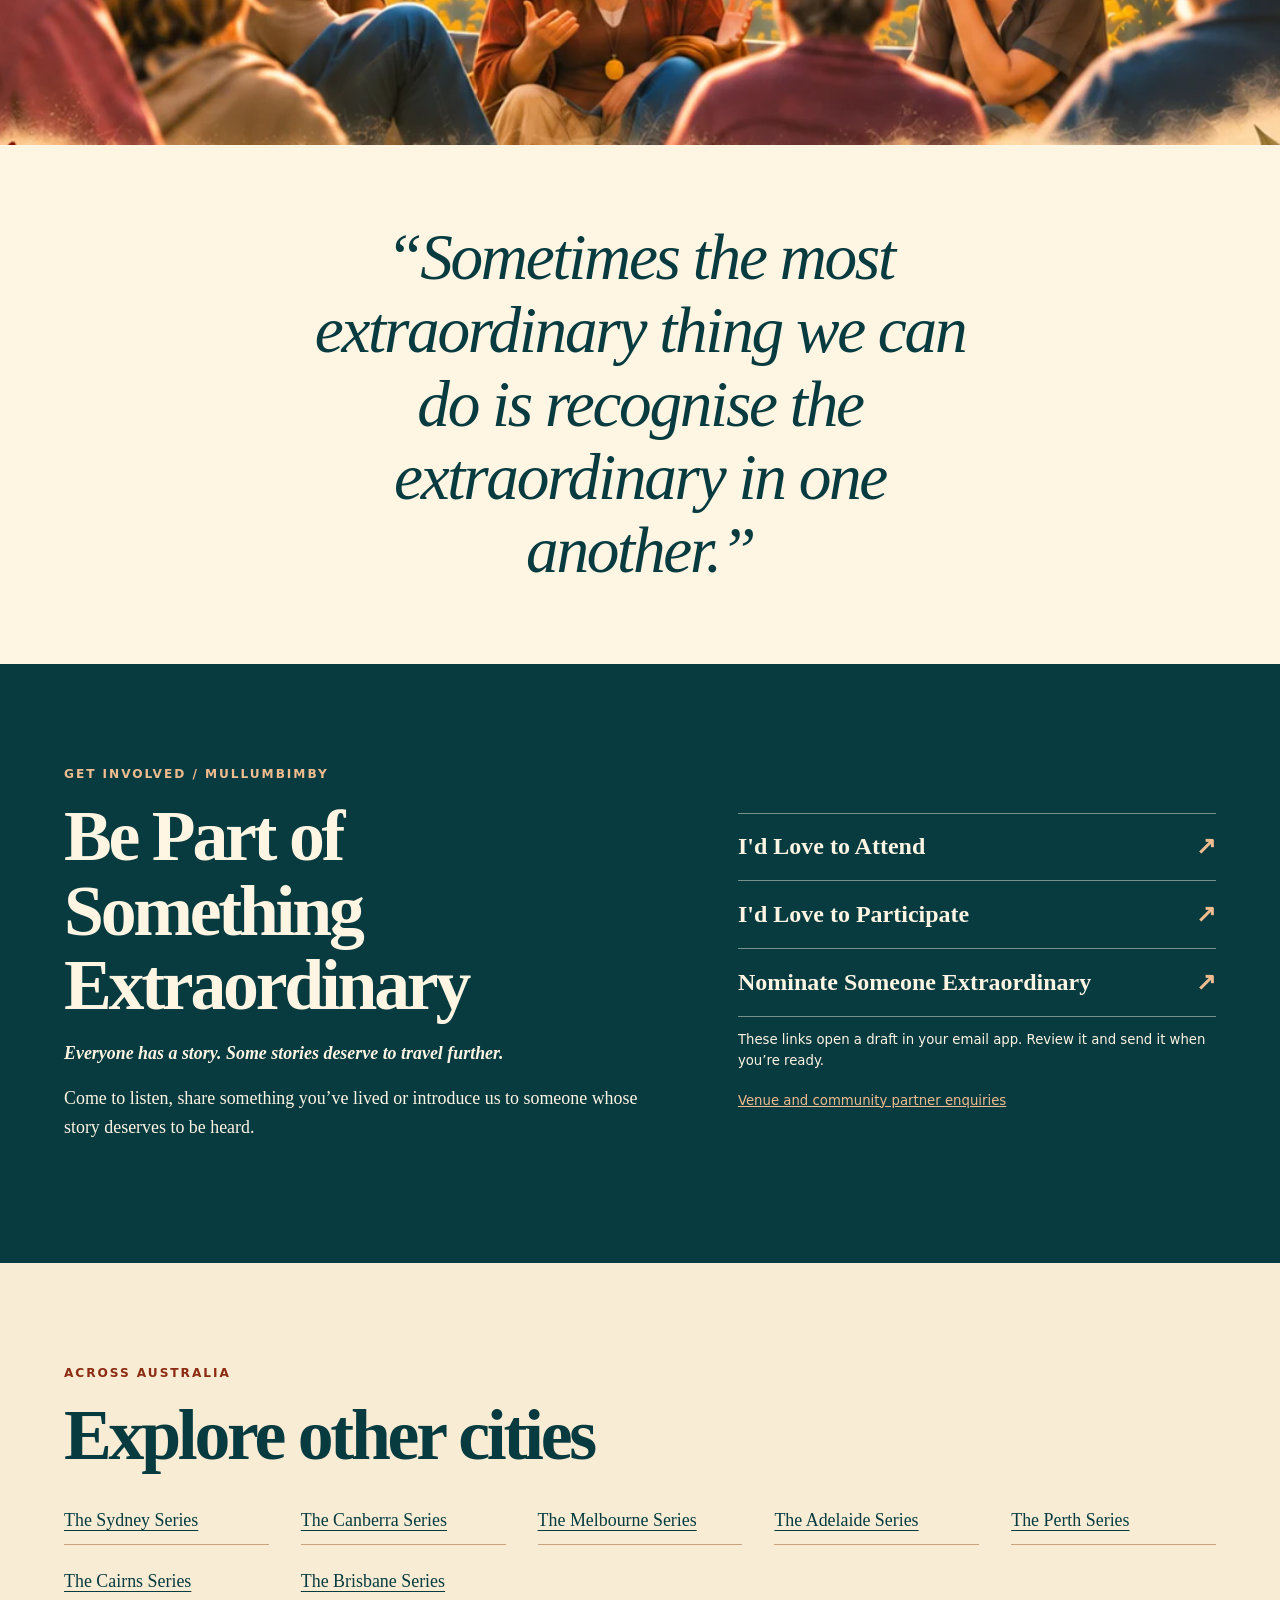
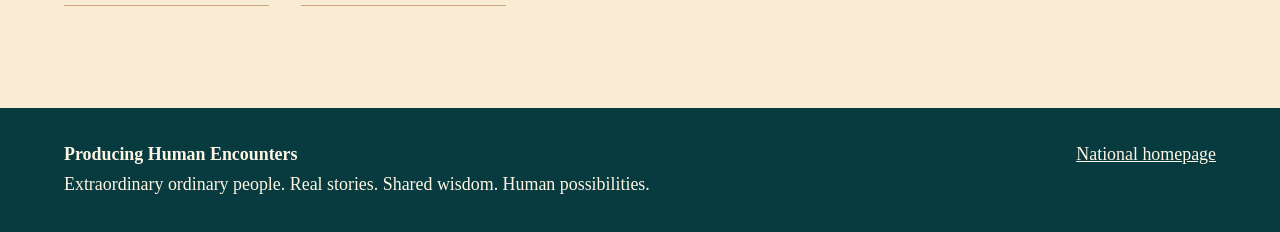
<file: cities/mullumbimby/index.html>
<!doctype html>
<html lang="en-AU">
<head>
<meta charset="utf-8">
<meta name="viewport" content="width=device-width, initial-scale=1">
<title>The Mullumbimby Series | Producing Human Encounters</title>
<meta name="description" content="Be part of The Mullumbimby Series. Share a story, nominate someone extraordinary or express interest in attending a live gathering in Mullumbimby.">
<link rel="canonical" href="https://beatviral.github.io/Producing-Human-Encounters/cities/mullumbimby/">
<meta name="robots" content="index, follow, max-image-preview:large">
<meta property="og:type" content="website">
<meta property="og:url" content="https://beatviral.github.io/Producing-Human-Encounters/cities/mullumbimby/">
<meta property="og:site_name" content="Producing Human Encounters">
<meta property="og:locale" content="en_AU">
<meta property="og:title" content="The Mullumbimby Series | Producing Human Encounters">
<meta property="og:description" content="Be part of The Mullumbimby Series. Share a story, nominate someone extraordinary or express interest in attending a live gathering in Mullumbimby.">
<meta property="og:image" content="https://beatviral.github.io/Producing-Human-Encounters/assets/posters/mullumbimby-final-social.jpg">
<meta property="og:image:type" content="image/jpeg">
<meta property="og:image:width" content="1200">
<meta property="og:image:height" content="630">
<meta property="og:image:alt" content="Producing Human Encounters and Mullumbimby series lettering above people gathered in conversation">
<meta name="twitter:card" content="summary_large_image">
<meta name="theme-color" content="#073b40">
<link rel="icon" href="../../assets/phe_icon.svg" type="image/svg+xml">
<link rel="apple-touch-icon" href="../../assets/apple-touch-icon.png">
<link rel="stylesheet" href="../../style.css">
<script type="application/ld+json">{"@context": "https://schema.org", "@type": "WebPage", "name": "The Mullumbimby Series", "description": "Be part of The Mullumbimby Series. Share a story, nominate someone extraordinary or express interest in attending a live gathering in Mullumbimby.", "url": "https://beatviral.github.io/Producing-Human-Encounters/cities/mullumbimby/", "inLanguage": "en-AU", "image": "https://beatviral.github.io/Producing-Human-Encounters/assets/posters/mullumbimby-final-social.jpg", "isPartOf": {"@type": "WebSite", "name": "Producing Human Encounters", "url": "https://beatviral.github.io/Producing-Human-Encounters/"}}</script>
</head>
<body>
<a class="skip" href="#main">Skip to content</a>
<header class="top">
  <a class="brand" href="../../"><img src="../../assets/phe_brand_lockup.svg" alt="Producing Human Encounters home"></a>
  <nav aria-label="Main navigation">
    <a href="../../">Home</a>
    <a href="#experience">The Experience</a>
    <details class="city-menu"><summary>Our Cities</summary><div><a href="../../#cities">All cities</a><a href="../../cities/mullumbimby/" aria-current="page">The Mullumbimby Series</a><a href="../../cities/sydney/">The Sydney Series</a><a href="../../cities/canberra/">The Canberra Series</a><a href="../../cities/melbourne/">The Melbourne Series</a><a href="../../cities/adelaide/">The Adelaide Series</a><a href="../../cities/perth/">The Perth Series</a><a href="../../cities/cairns/">The Cairns Series</a><a href="../../cities/brisbane/">The Brisbane Series</a></div></details>
    <a class="nav-invite" href="#participate">Get Involved</a>
  </nav>
</header>
<main id="main">

    <section class="city-hero">
      <div class="wrap city-hero-grid">
        <div><p class="eyebrow">Producing Human Encounters</p><h1>The Mullumbimby Series</h1>
        <p class="tagline">Extraordinary ordinary people. Real stories. Shared wisdom. Human possibilities.</p><p class="city-intro">The inaugural series begins in the Northern Rivers. Across four planned gatherings, we aim to invite 50 or more remarkable people to share what life has taught them.</p>
        <a class="button" href="#participate">Be Part of Something Extraordinary</a>
        <a class="text-link" href="../../#cities">Explore all cities</a></div>

    <figure class="poster">
      <img src="../../assets/posters/mullumbimby.webp" alt="Approved Producing Human Encounters poster for The Mullumbimby Series, with portraits and people gathered in conversation" fetchpriority="high">
      <figcaption><a href="../../assets/posters/PHE_Mullumbimby_Poster.png" download>Download the approved poster (PNG)</a>
      <span>The poster QR points to our planned .com address. Share this page link for now.</span></figcaption>
    </figure>
      </div>
    </section>

  <section class="section experience" id="experience">
    <div class="wrap idea">
      <div><p class="eyebrow">The experience</p><h2>Real stories. Shared wisdom.</h2></div>
      <div class="prose">
        <p>Each gathering brings together around 12–15 featured people from different walks of life, alongside an audience. Guests share the stories, knowledge and experience they’ve gained. Then the room opens to conversation, learning and connection.</p>
        <p>We welcome people from education, business, community, the arts, innovation, care, the environment and philosophy, and anyone with remarkable life experience to share.</p>
      </div>
    </div>
  </section>
  <section class="philosophy" aria-label="Our philosophy">
    <img src="../../assets/national-gathering.webp" alt="" loading="lazy">
    <blockquote>“Sometimes the most extraordinary thing we can do is recognise the extraordinary in one another.”</blockquote>
  </section>
  <section class="invitation section" id="participate">
    <div class="wrap invite-grid">
      <div><p class="eyebrow">Get involved / Mullumbimby</p><h2>Be Part of Something Extraordinary</h2>
      <p class="tagline">Everyone has a story. Some stories deserve to travel further.</p>
      <p>Come to listen, share something you’ve lived or introduce us to someone whose story deserves to be heard.</p></div>
      <div class="contact-actions"><a href="mailto:mahmoodkhanteam@gmail.com?subject=PHE%20%E2%80%94%20I%27d%20Love%20to%20Attend%20%E2%80%94%20Mullumbimby&amp;body=Hello%2C%20I%E2%80%99d%20love%20to%20hear%20when%20gathering%20details%20are%20announced.%0A%0AMy%20name%3A%20%0AMy%20suburb%20or%20town%20%28optional%29%3A%20">I&#x27;d Love to Attend <span aria-hidden="true">↗</span></a><a href="mailto:mahmoodkhanteam@gmail.com?subject=PHE%20%E2%80%94%20I%27d%20Love%20to%20Participate%20%E2%80%94%20Mullumbimby&amp;body=Hello%2C%20I%E2%80%99d%20love%20to%20be%20considered%20as%20a%20featured%20guest.%0A%0AMy%20name%3A%20%0AMy%20suburb%20or%20town%3A%20%0AA%20little%20about%20what%20I%E2%80%99d%20like%20to%20share%3A%20">I&#x27;d Love to Participate <span aria-hidden="true">↗</span></a><a href="mailto:mahmoodkhanteam@gmail.com?subject=PHE%20%E2%80%94%20Nominate%20Someone%20Extraordinary%20%E2%80%94%20Mullumbimby&amp;body=Hello%2C%20I%E2%80%99d%20like%20to%20nominate%20someone%20for%20a%20gathering.%0A%0AMy%20name%3A%20%0AWho%20I%E2%80%99m%20nominating%20and%20why%3A%20">Nominate Someone Extraordinary <span aria-hidden="true">↗</span></a>
        <p>These links open a draft in your email app. Review it and send it when you’re ready.</p>
        <a class="partner-link" href="mailto:mahmoodkhanteam@gmail.com?subject=PHE%20%E2%80%94%20Venue%20and%20Community%20Partners%20%E2%80%94%20Mullumbimby&amp;body=Hello%2C%20I%E2%80%99d%20like%20to%20talk%20about%20working%20with%20Producing%20Human%20Encounters.%0A%0AMy%20name%20and%20organisation%3A%20%0AMy%20idea%3A%20">Venue and community partner enquiries</a>
      </div>
    </div>
  </section>

    <section class="section wrap" aria-labelledby="other-cities">
      <p class="eyebrow">Across Australia</p><h2 id="other-cities">Explore other cities</h2>
      <div class="related"><a href="../../cities/sydney/">The Sydney Series</a><a href="../../cities/canberra/">The Canberra Series</a><a href="../../cities/melbourne/">The Melbourne Series</a><a href="../../cities/adelaide/">The Adelaide Series</a><a href="../../cities/perth/">The Perth Series</a><a href="../../cities/cairns/">The Cairns Series</a><a href="../../cities/brisbane/">The Brisbane Series</a></div>
    </section>
</main>
<footer><div class="wrap footer-inner">
  <div><p class="brand">Producing Human Encounters</p><p>Extraordinary ordinary people. Real stories. Shared wisdom. Human possibilities.</p></div>
  <a href="../../">National homepage</a>
</div></footer>
</body>
</html>
</file>
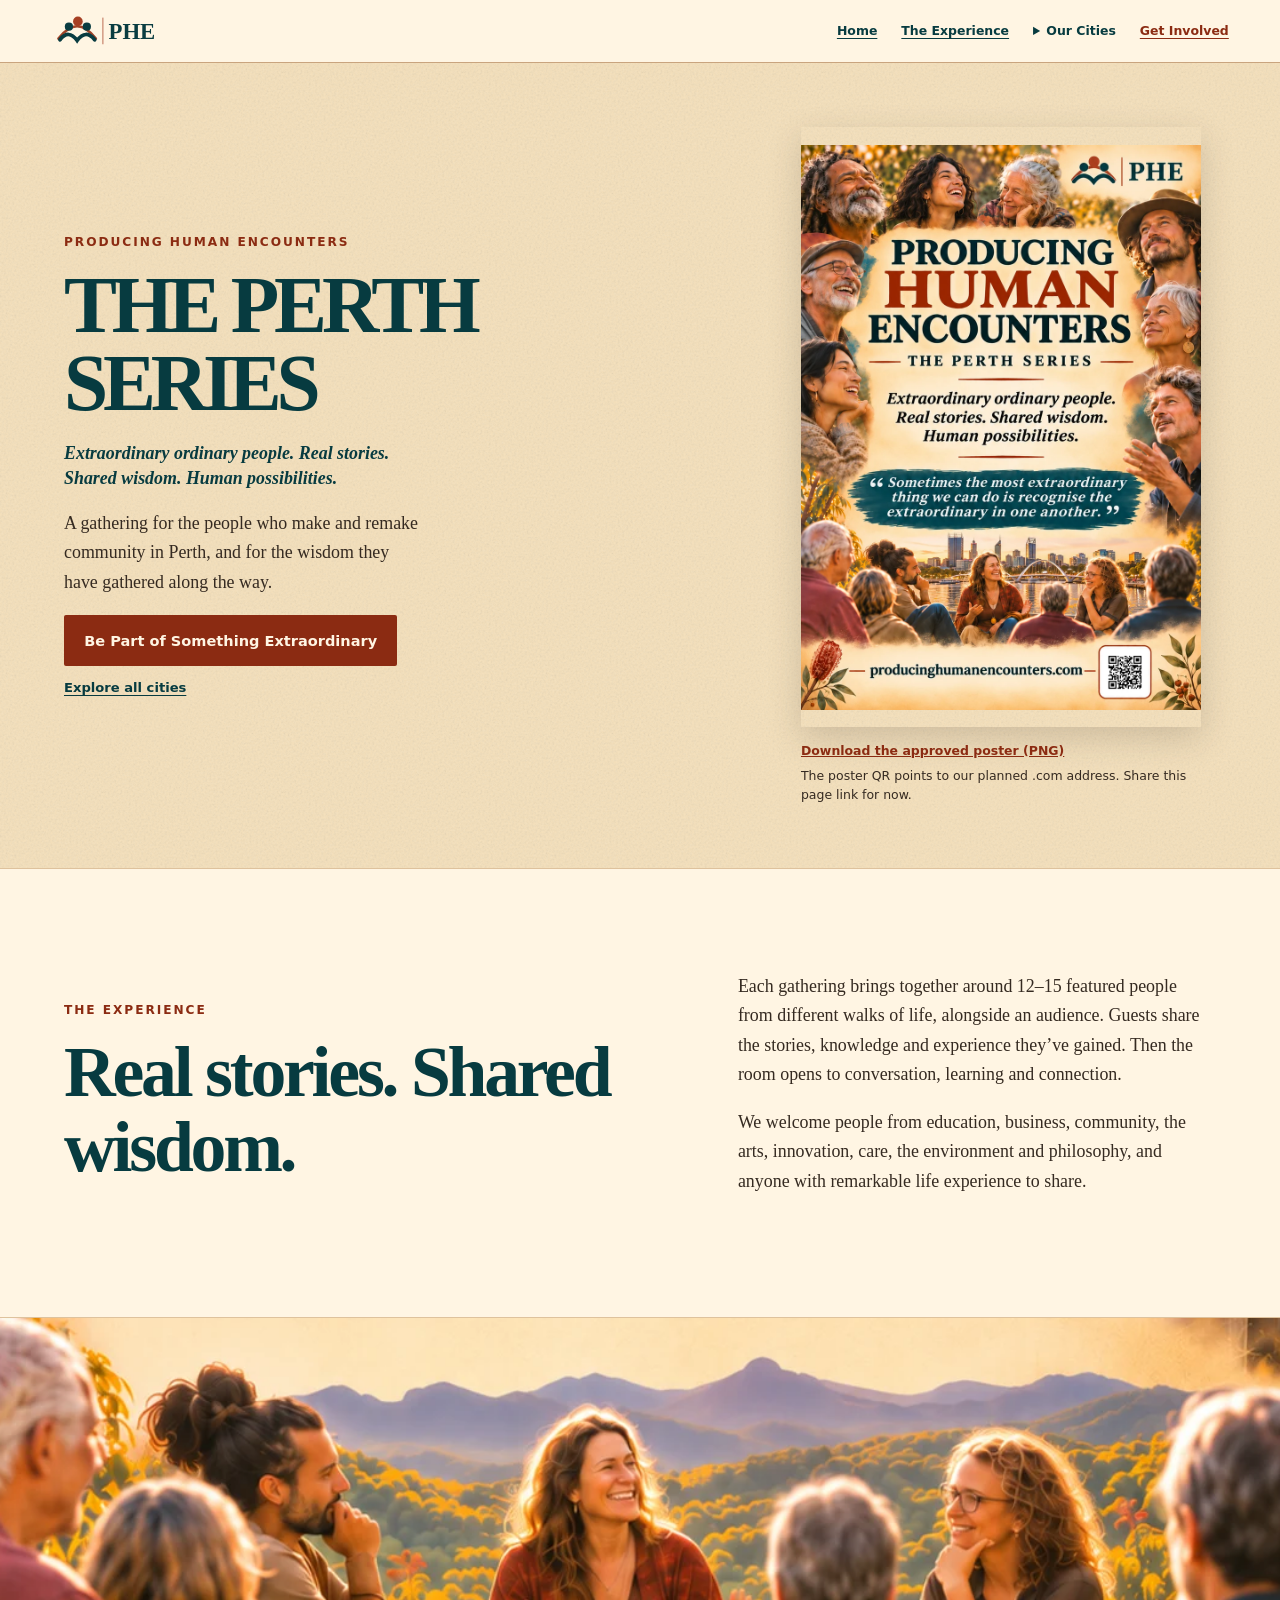
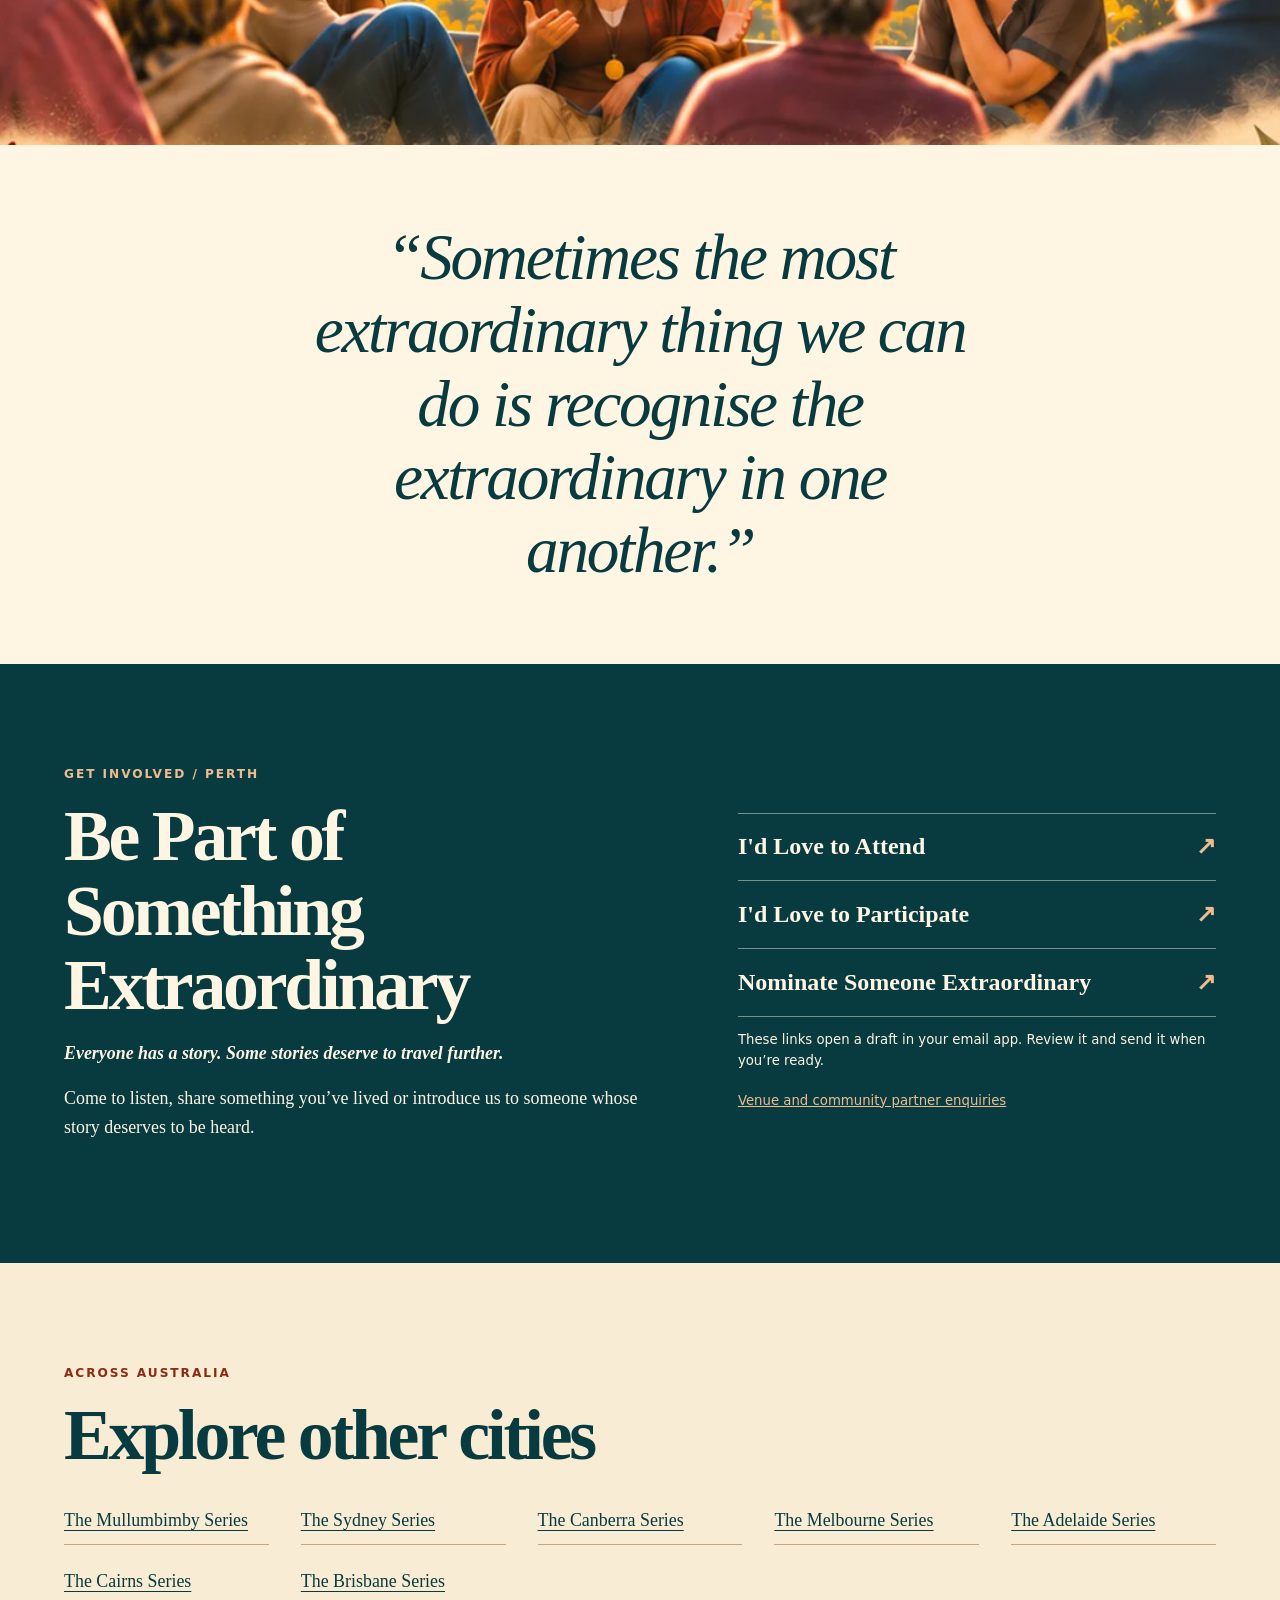
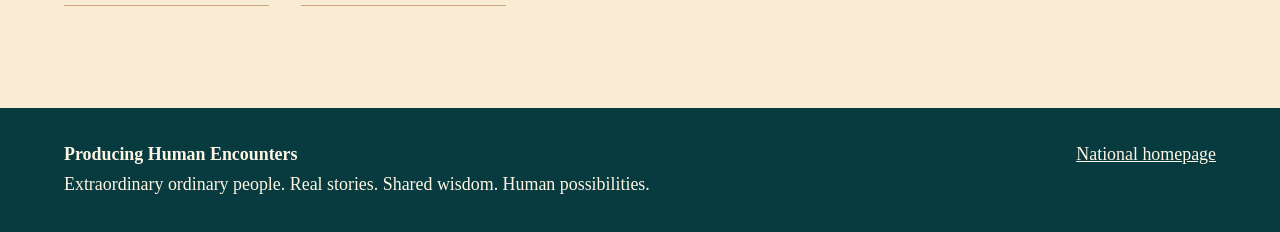
<file: cities/perth/index.html>
<!doctype html>
<html lang="en-AU">
<head>
<meta charset="utf-8">
<meta name="viewport" content="width=device-width, initial-scale=1">
<title>The Perth Series | Producing Human Encounters</title>
<meta name="description" content="Be part of The Perth Series. Share a story, nominate someone extraordinary or express interest in attending a live gathering in Perth.">
<link rel="canonical" href="https://beatviral.github.io/Producing-Human-Encounters/cities/perth/">
<meta name="robots" content="index, follow, max-image-preview:large">
<meta property="og:type" content="website">
<meta property="og:url" content="https://beatviral.github.io/Producing-Human-Encounters/cities/perth/">
<meta property="og:site_name" content="Producing Human Encounters">
<meta property="og:locale" content="en_AU">
<meta property="og:title" content="The Perth Series | Producing Human Encounters">
<meta property="og:description" content="Be part of The Perth Series. Share a story, nominate someone extraordinary or express interest in attending a live gathering in Perth.">
<meta property="og:image" content="https://beatviral.github.io/Producing-Human-Encounters/assets/posters/perth-final-social.jpg">
<meta property="og:image:type" content="image/jpeg">
<meta property="og:image:width" content="1200">
<meta property="og:image:height" content="630">
<meta property="og:image:alt" content="Producing Human Encounters and Perth series lettering above people gathered in conversation">
<meta name="twitter:card" content="summary_large_image">
<meta name="theme-color" content="#073b40">
<link rel="icon" href="../../assets/phe_icon.svg" type="image/svg+xml">
<link rel="apple-touch-icon" href="../../assets/apple-touch-icon.png">
<link rel="stylesheet" href="../../style.css">
<script type="application/ld+json">{"@context": "https://schema.org", "@type": "WebPage", "name": "The Perth Series", "description": "Be part of The Perth Series. Share a story, nominate someone extraordinary or express interest in attending a live gathering in Perth.", "url": "https://beatviral.github.io/Producing-Human-Encounters/cities/perth/", "inLanguage": "en-AU", "image": "https://beatviral.github.io/Producing-Human-Encounters/assets/posters/perth-final-social.jpg", "isPartOf": {"@type": "WebSite", "name": "Producing Human Encounters", "url": "https://beatviral.github.io/Producing-Human-Encounters/"}}</script>
</head>
<body>
<a class="skip" href="#main">Skip to content</a>
<header class="top">
  <a class="brand" href="../../"><img src="../../assets/phe_brand_lockup.svg" alt="Producing Human Encounters home"></a>
  <nav aria-label="Main navigation">
    <a href="../../">Home</a>
    <a href="#experience">The Experience</a>
    <details class="city-menu"><summary>Our Cities</summary><div><a href="../../#cities">All cities</a><a href="../../cities/mullumbimby/">The Mullumbimby Series</a><a href="../../cities/sydney/">The Sydney Series</a><a href="../../cities/canberra/">The Canberra Series</a><a href="../../cities/melbourne/">The Melbourne Series</a><a href="../../cities/adelaide/">The Adelaide Series</a><a href="../../cities/perth/" aria-current="page">The Perth Series</a><a href="../../cities/cairns/">The Cairns Series</a><a href="../../cities/brisbane/">The Brisbane Series</a></div></details>
    <a class="nav-invite" href="#participate">Get Involved</a>
  </nav>
</header>
<main id="main">

    <section class="city-hero">
      <div class="wrap city-hero-grid">
        <div><p class="eyebrow">Producing Human Encounters</p><h1>The Perth Series</h1>
        <p class="tagline">Extraordinary ordinary people. Real stories. Shared wisdom. Human possibilities.</p><p class="city-intro">A gathering for the people who make and remake community in Perth, and for the wisdom they have gathered along the way.</p>
        <a class="button" href="#participate">Be Part of Something Extraordinary</a>
        <a class="text-link" href="../../#cities">Explore all cities</a></div>

    <figure class="poster">
      <img src="../../assets/posters/perth.webp" alt="Approved Producing Human Encounters poster for The Perth Series, with portraits and people gathered in conversation" fetchpriority="high">
      <figcaption><a href="../../assets/posters/PHE_Perth_Poster.png" download>Download the approved poster (PNG)</a>
      <span>The poster QR points to our planned .com address. Share this page link for now.</span></figcaption>
    </figure>
      </div>
    </section>

  <section class="section experience" id="experience">
    <div class="wrap idea">
      <div><p class="eyebrow">The experience</p><h2>Real stories. Shared wisdom.</h2></div>
      <div class="prose">
        <p>Each gathering brings together around 12–15 featured people from different walks of life, alongside an audience. Guests share the stories, knowledge and experience they’ve gained. Then the room opens to conversation, learning and connection.</p>
        <p>We welcome people from education, business, community, the arts, innovation, care, the environment and philosophy, and anyone with remarkable life experience to share.</p>
      </div>
    </div>
  </section>
  <section class="philosophy" aria-label="Our philosophy">
    <img src="../../assets/national-gathering.webp" alt="" loading="lazy">
    <blockquote>“Sometimes the most extraordinary thing we can do is recognise the extraordinary in one another.”</blockquote>
  </section>
  <section class="invitation section" id="participate">
    <div class="wrap invite-grid">
      <div><p class="eyebrow">Get involved / Perth</p><h2>Be Part of Something Extraordinary</h2>
      <p class="tagline">Everyone has a story. Some stories deserve to travel further.</p>
      <p>Come to listen, share something you’ve lived or introduce us to someone whose story deserves to be heard.</p></div>
      <div class="contact-actions"><a href="mailto:mahmoodkhanteam@gmail.com?subject=PHE%20%E2%80%94%20I%27d%20Love%20to%20Attend%20%E2%80%94%20Perth&amp;body=Hello%2C%20I%E2%80%99d%20love%20to%20hear%20when%20gathering%20details%20are%20announced.%0A%0AMy%20name%3A%20%0AMy%20suburb%20or%20town%20%28optional%29%3A%20">I&#x27;d Love to Attend <span aria-hidden="true">↗</span></a><a href="mailto:mahmoodkhanteam@gmail.com?subject=PHE%20%E2%80%94%20I%27d%20Love%20to%20Participate%20%E2%80%94%20Perth&amp;body=Hello%2C%20I%E2%80%99d%20love%20to%20be%20considered%20as%20a%20featured%20guest.%0A%0AMy%20name%3A%20%0AMy%20suburb%20or%20town%3A%20%0AA%20little%20about%20what%20I%E2%80%99d%20like%20to%20share%3A%20">I&#x27;d Love to Participate <span aria-hidden="true">↗</span></a><a href="mailto:mahmoodkhanteam@gmail.com?subject=PHE%20%E2%80%94%20Nominate%20Someone%20Extraordinary%20%E2%80%94%20Perth&amp;body=Hello%2C%20I%E2%80%99d%20like%20to%20nominate%20someone%20for%20a%20gathering.%0A%0AMy%20name%3A%20%0AWho%20I%E2%80%99m%20nominating%20and%20why%3A%20">Nominate Someone Extraordinary <span aria-hidden="true">↗</span></a>
        <p>These links open a draft in your email app. Review it and send it when you’re ready.</p>
        <a class="partner-link" href="mailto:mahmoodkhanteam@gmail.com?subject=PHE%20%E2%80%94%20Venue%20and%20Community%20Partners%20%E2%80%94%20Perth&amp;body=Hello%2C%20I%E2%80%99d%20like%20to%20talk%20about%20working%20with%20Producing%20Human%20Encounters.%0A%0AMy%20name%20and%20organisation%3A%20%0AMy%20idea%3A%20">Venue and community partner enquiries</a>
      </div>
    </div>
  </section>

    <section class="section wrap" aria-labelledby="other-cities">
      <p class="eyebrow">Across Australia</p><h2 id="other-cities">Explore other cities</h2>
      <div class="related"><a href="../../cities/mullumbimby/">The Mullumbimby Series</a><a href="../../cities/sydney/">The Sydney Series</a><a href="../../cities/canberra/">The Canberra Series</a><a href="../../cities/melbourne/">The Melbourne Series</a><a href="../../cities/adelaide/">The Adelaide Series</a><a href="../../cities/cairns/">The Cairns Series</a><a href="../../cities/brisbane/">The Brisbane Series</a></div>
    </section>
</main>
<footer><div class="wrap footer-inner">
  <div><p class="brand">Producing Human Encounters</p><p>Extraordinary ordinary people. Real stories. Shared wisdom. Human possibilities.</p></div>
  <a href="../../">National homepage</a>
</div></footer>
</body>
</html>
</file>
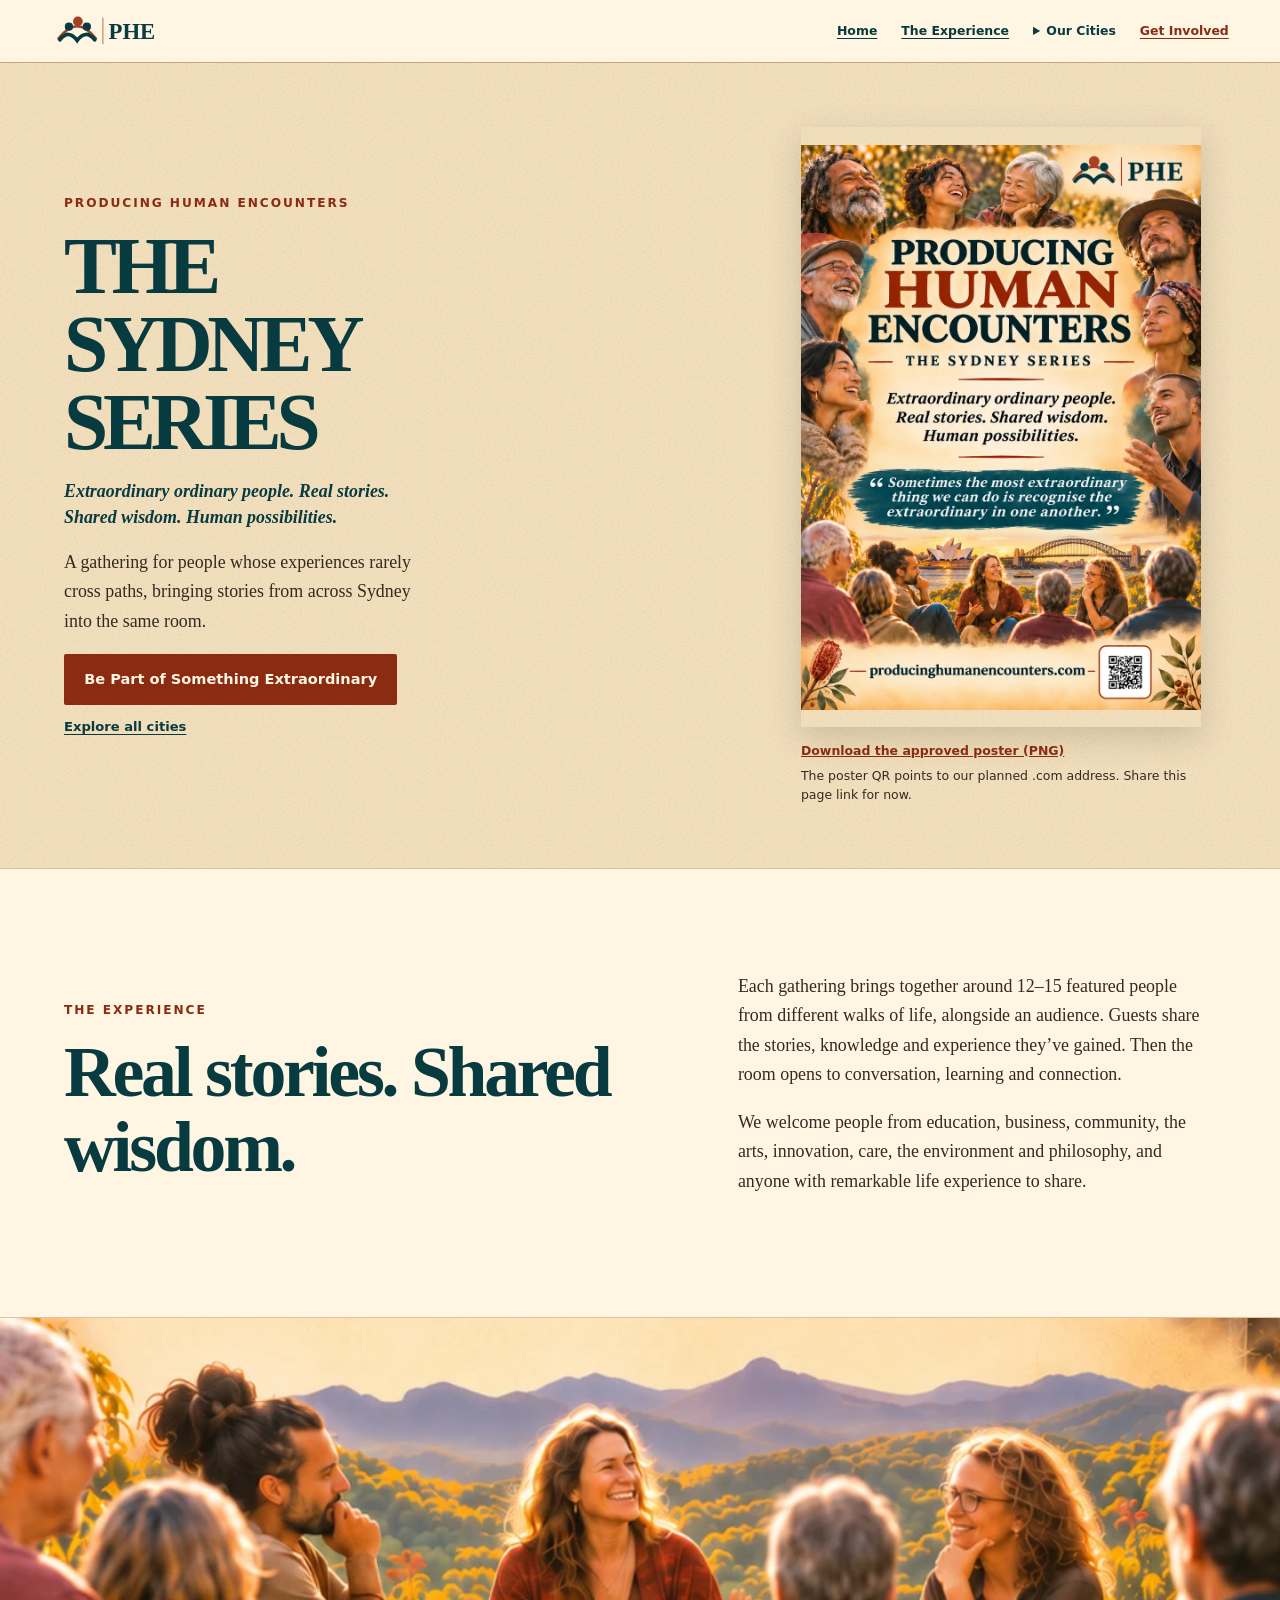
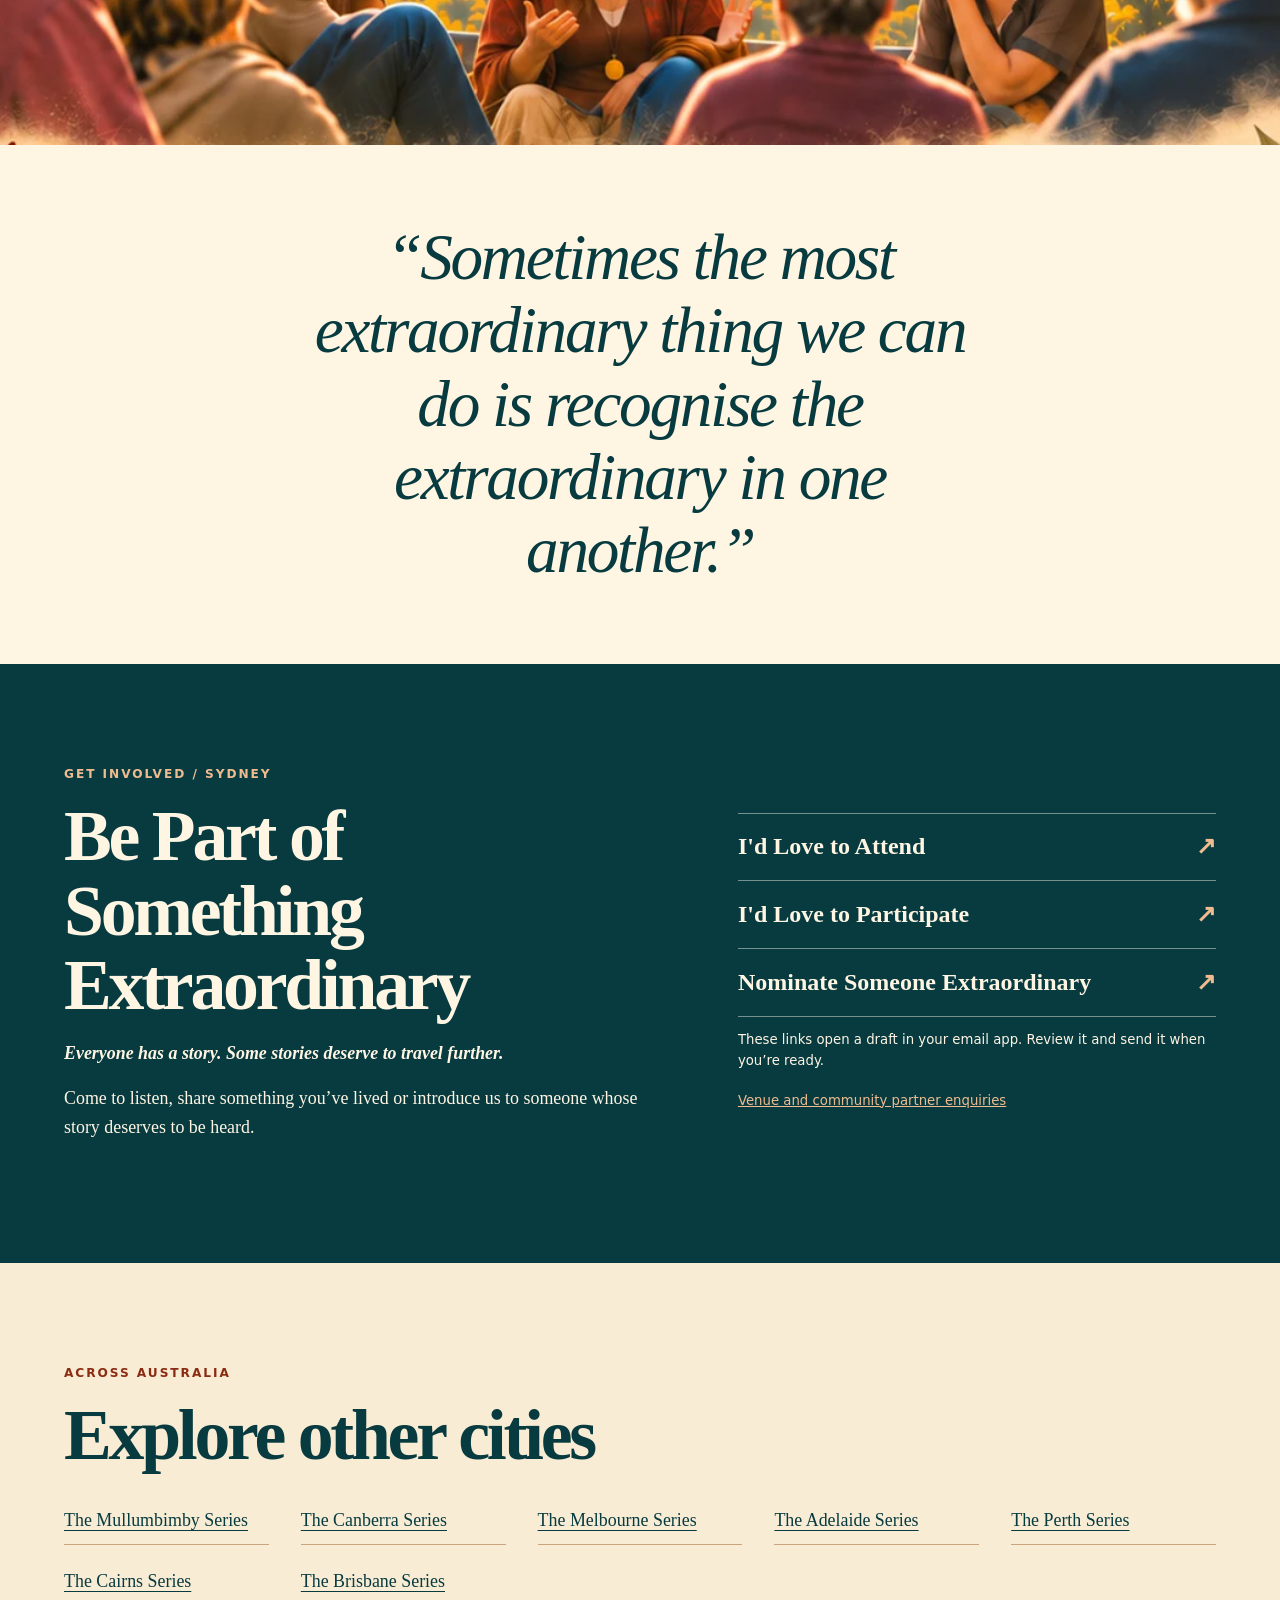
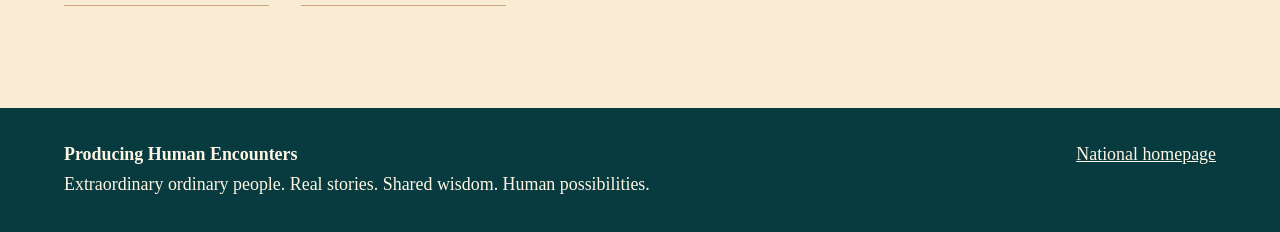
<file: cities/sydney/index.html>
<!doctype html>
<html lang="en-AU">
<head>
<meta charset="utf-8">
<meta name="viewport" content="width=device-width, initial-scale=1">
<title>The Sydney Series | Producing Human Encounters</title>
<meta name="description" content="Be part of The Sydney Series. Share a story, nominate someone extraordinary or express interest in attending a live gathering in Sydney.">
<link rel="canonical" href="https://beatviral.github.io/Producing-Human-Encounters/cities/sydney/">
<meta name="robots" content="index, follow, max-image-preview:large">
<meta property="og:type" content="website">
<meta property="og:url" content="https://beatviral.github.io/Producing-Human-Encounters/cities/sydney/">
<meta property="og:site_name" content="Producing Human Encounters">
<meta property="og:locale" content="en_AU">
<meta property="og:title" content="The Sydney Series | Producing Human Encounters">
<meta property="og:description" content="Be part of The Sydney Series. Share a story, nominate someone extraordinary or express interest in attending a live gathering in Sydney.">
<meta property="og:image" content="https://beatviral.github.io/Producing-Human-Encounters/assets/posters/sydney-final-social.jpg">
<meta property="og:image:type" content="image/jpeg">
<meta property="og:image:width" content="1200">
<meta property="og:image:height" content="630">
<meta property="og:image:alt" content="Producing Human Encounters and Sydney series lettering above people gathered in conversation">
<meta name="twitter:card" content="summary_large_image">
<meta name="theme-color" content="#073b40">
<link rel="icon" href="../../assets/phe_icon.svg" type="image/svg+xml">
<link rel="apple-touch-icon" href="../../assets/apple-touch-icon.png">
<link rel="stylesheet" href="../../style.css">
<script type="application/ld+json">{"@context": "https://schema.org", "@type": "WebPage", "name": "The Sydney Series", "description": "Be part of The Sydney Series. Share a story, nominate someone extraordinary or express interest in attending a live gathering in Sydney.", "url": "https://beatviral.github.io/Producing-Human-Encounters/cities/sydney/", "inLanguage": "en-AU", "image": "https://beatviral.github.io/Producing-Human-Encounters/assets/posters/sydney-final-social.jpg", "isPartOf": {"@type": "WebSite", "name": "Producing Human Encounters", "url": "https://beatviral.github.io/Producing-Human-Encounters/"}}</script>
</head>
<body>
<a class="skip" href="#main">Skip to content</a>
<header class="top">
  <a class="brand" href="../../"><img src="../../assets/phe_brand_lockup.svg" alt="Producing Human Encounters home"></a>
  <nav aria-label="Main navigation">
    <a href="../../">Home</a>
    <a href="#experience">The Experience</a>
    <details class="city-menu"><summary>Our Cities</summary><div><a href="../../#cities">All cities</a><a href="../../cities/mullumbimby/">The Mullumbimby Series</a><a href="../../cities/sydney/" aria-current="page">The Sydney Series</a><a href="../../cities/canberra/">The Canberra Series</a><a href="../../cities/melbourne/">The Melbourne Series</a><a href="../../cities/adelaide/">The Adelaide Series</a><a href="../../cities/perth/">The Perth Series</a><a href="../../cities/cairns/">The Cairns Series</a><a href="../../cities/brisbane/">The Brisbane Series</a></div></details>
    <a class="nav-invite" href="#participate">Get Involved</a>
  </nav>
</header>
<main id="main">

    <section class="city-hero">
      <div class="wrap city-hero-grid">
        <div><p class="eyebrow">Producing Human Encounters</p><h1>The Sydney Series</h1>
        <p class="tagline">Extraordinary ordinary people. Real stories. Shared wisdom. Human possibilities.</p><p class="city-intro">A gathering for people whose experiences rarely cross paths, bringing stories from across Sydney into the same room.</p>
        <a class="button" href="#participate">Be Part of Something Extraordinary</a>
        <a class="text-link" href="../../#cities">Explore all cities</a></div>

    <figure class="poster">
      <img src="../../assets/posters/sydney.webp" alt="Approved Producing Human Encounters poster for The Sydney Series, with portraits and people gathered in conversation" fetchpriority="high">
      <figcaption><a href="../../assets/posters/PHE_Sydney_Poster.png" download>Download the approved poster (PNG)</a>
      <span>The poster QR points to our planned .com address. Share this page link for now.</span></figcaption>
    </figure>
      </div>
    </section>

  <section class="section experience" id="experience">
    <div class="wrap idea">
      <div><p class="eyebrow">The experience</p><h2>Real stories. Shared wisdom.</h2></div>
      <div class="prose">
        <p>Each gathering brings together around 12–15 featured people from different walks of life, alongside an audience. Guests share the stories, knowledge and experience they’ve gained. Then the room opens to conversation, learning and connection.</p>
        <p>We welcome people from education, business, community, the arts, innovation, care, the environment and philosophy, and anyone with remarkable life experience to share.</p>
      </div>
    </div>
  </section>
  <section class="philosophy" aria-label="Our philosophy">
    <img src="../../assets/national-gathering.webp" alt="" loading="lazy">
    <blockquote>“Sometimes the most extraordinary thing we can do is recognise the extraordinary in one another.”</blockquote>
  </section>
  <section class="invitation section" id="participate">
    <div class="wrap invite-grid">
      <div><p class="eyebrow">Get involved / Sydney</p><h2>Be Part of Something Extraordinary</h2>
      <p class="tagline">Everyone has a story. Some stories deserve to travel further.</p>
      <p>Come to listen, share something you’ve lived or introduce us to someone whose story deserves to be heard.</p></div>
      <div class="contact-actions"><a href="mailto:mahmoodkhanteam@gmail.com?subject=PHE%20%E2%80%94%20I%27d%20Love%20to%20Attend%20%E2%80%94%20Sydney&amp;body=Hello%2C%20I%E2%80%99d%20love%20to%20hear%20when%20gathering%20details%20are%20announced.%0A%0AMy%20name%3A%20%0AMy%20suburb%20or%20town%20%28optional%29%3A%20">I&#x27;d Love to Attend <span aria-hidden="true">↗</span></a><a href="mailto:mahmoodkhanteam@gmail.com?subject=PHE%20%E2%80%94%20I%27d%20Love%20to%20Participate%20%E2%80%94%20Sydney&amp;body=Hello%2C%20I%E2%80%99d%20love%20to%20be%20considered%20as%20a%20featured%20guest.%0A%0AMy%20name%3A%20%0AMy%20suburb%20or%20town%3A%20%0AA%20little%20about%20what%20I%E2%80%99d%20like%20to%20share%3A%20">I&#x27;d Love to Participate <span aria-hidden="true">↗</span></a><a href="mailto:mahmoodkhanteam@gmail.com?subject=PHE%20%E2%80%94%20Nominate%20Someone%20Extraordinary%20%E2%80%94%20Sydney&amp;body=Hello%2C%20I%E2%80%99d%20like%20to%20nominate%20someone%20for%20a%20gathering.%0A%0AMy%20name%3A%20%0AWho%20I%E2%80%99m%20nominating%20and%20why%3A%20">Nominate Someone Extraordinary <span aria-hidden="true">↗</span></a>
        <p>These links open a draft in your email app. Review it and send it when you’re ready.</p>
        <a class="partner-link" href="mailto:mahmoodkhanteam@gmail.com?subject=PHE%20%E2%80%94%20Venue%20and%20Community%20Partners%20%E2%80%94%20Sydney&amp;body=Hello%2C%20I%E2%80%99d%20like%20to%20talk%20about%20working%20with%20Producing%20Human%20Encounters.%0A%0AMy%20name%20and%20organisation%3A%20%0AMy%20idea%3A%20">Venue and community partner enquiries</a>
      </div>
    </div>
  </section>

    <section class="section wrap" aria-labelledby="other-cities">
      <p class="eyebrow">Across Australia</p><h2 id="other-cities">Explore other cities</h2>
      <div class="related"><a href="../../cities/mullumbimby/">The Mullumbimby Series</a><a href="../../cities/canberra/">The Canberra Series</a><a href="../../cities/melbourne/">The Melbourne Series</a><a href="../../cities/adelaide/">The Adelaide Series</a><a href="../../cities/perth/">The Perth Series</a><a href="../../cities/cairns/">The Cairns Series</a><a href="../../cities/brisbane/">The Brisbane Series</a></div>
    </section>
</main>
<footer><div class="wrap footer-inner">
  <div><p class="brand">Producing Human Encounters</p><p>Extraordinary ordinary people. Real stories. Shared wisdom. Human possibilities.</p></div>
  <a href="../../">National homepage</a>
</div></footer>
</body>
</html>
</file>
<file: style.css>
:root {
  color-scheme: light;
  --paper: #f9ecd4;
  --cream: #fff5e3;
  --teal: #073b40;
  --rust: #8b2b12;
  --ink: #352a21;
  --serif: Georgia, 'Times New Roman', serif;
  --sans: system-ui, sans-serif;
}
* { box-sizing: border-box; }
html { scroll-behavior: smooth; }
body { margin: 0; color: var(--ink); background: var(--paper); font: 1.12rem/1.65 var(--serif); }
img { display: block; width: 100%; }
a { color: inherit; }
:focus-visible { outline: 3px solid #b55d27; outline-offset: 5px; }
.skip { position: absolute; z-index: 4; top: .5rem; left: .5rem; padding: .4rem .8rem; background: white; transform: translateY(-180%); }
.skip:focus { transform: none; }
.top { display: flex; justify-content: space-between; align-items: center; gap: 1rem; padding: 1rem clamp(1rem, 4vw, 4rem); background: var(--cream); color: var(--teal); border-bottom: 1px solid #c9a47e; }
.brand { font-weight: 800; text-decoration: none; }
nav { display: flex; align-items: center; justify-content: center; flex-wrap: wrap; gap: .65rem 1.5rem; font: 600 .78rem/1.45 var(--sans); }
nav a { text-underline-offset: .25em; }
.nav-invite { color: var(--rust); font-weight: 800; }
.hero { position: relative; display: grid; place-items: center; isolation: isolate; min-height: 42rem; padding: clamp(4rem, 8vw, 8rem) 1rem; overflow: hidden; text-align: center; background: #f5e0ba; }
.hero::before { content: ''; position: absolute; z-index: -1; inset: 0; opacity: .55; background-image: url('assets/grain.svg'); }
.hero-copy { width: min(100%, 44rem); }
.portrait { position: absolute; z-index: -2; top: 0; height: 100%; width: 31%; object-fit: cover; }
.left { left: 0; object-position: 45% center; mask-image: linear-gradient(to right, black 47%, transparent 99%); }
.right { right: 0; object-position: 60% center; mask-image: linear-gradient(to left, black 47%, transparent 99%); }
.eyebrow { margin: 0 0 1rem; color: var(--rust); font: 800 .76rem/1.4 var(--sans); letter-spacing: .16em; text-transform: uppercase; }
.ruled { display: flex; justify-content: center; align-items: center; gap: .8rem; }
.ruled::before, .ruled::after { content: ''; width: clamp(.6rem, 4vw, 3rem); border-top: 2px solid currentColor; }
h1, h2, h3 { margin: 0; color: var(--teal); line-height: 1.04; }
h1 { font-size: clamp(2.8rem, 8.5vw, 7rem); font-weight: 900; letter-spacing: -.065em; line-height: .91; text-transform: uppercase; }
h1 em { display: block; color: var(--rust); font-style: normal; font-size: 1.19em; }
h2 { max-width: 18ch; font-size: clamp(2.35rem, 5.6vw, 5rem); letter-spacing: -.045em; }
h3 { font-size: clamp(1.5rem, 3vw, 2.35rem); }
.tagline { color: var(--teal); font-weight: 700; font-style: italic; line-height: 1.4; }
.hero .tagline { margin: 1.35rem 0; }
.hero-line { margin: 1.3rem auto; max-width: 26ch; font-size: clamp(1.25rem, 3vw, 1.85rem); font-weight: 700; line-height: 1.2; color: var(--teal); }
.button { display: inline-block; padding: .9rem 1.2rem; border: 1px solid transparent; border-radius: 2px; background: var(--rust); color: var(--cream); font: 750 .91rem/1.35 var(--sans); text-decoration: none; cursor: pointer; transition: background-color .2s ease; }
.button:hover { background: #65210e; }
.text-link { display: table; margin: .85rem auto 0; color: var(--teal); font: 650 .82rem/1.4 var(--sans); text-underline-offset: .25em; }
.section { padding-block: clamp(3.8rem, 8vw, 7.6rem); }
.wrap { width: min(72rem, calc(100% - 2 * clamp(1.2rem, 5vw, 4rem))); margin-inline: auto; }
.idea, .invite-grid { display: grid; grid-template-columns: 1.1fr .9fr; align-items: center; gap: clamp(1.5rem, 7vw, 6rem); }
.prose > :first-child { margin-top: 0; }
.experience { background: var(--cream); border-block: 1px solid #dec29d; }
.invitation { background: var(--teal); color: var(--cream); }
.invitation h2, .invitation .tagline { color: var(--cream); }
.invitation .eyebrow { color: #efbc8f; }
.philosophy { display: grid; grid-template-columns: 1fr; background: var(--cream); }
.philosophy img { min-height: 13rem; max-height: 34rem; aspect-ratio: 4 / 1; object-fit: cover; }
blockquote { width: min(22ch, calc(100% - 2.5rem)); margin: clamp(2rem, 6vw, 5rem) auto; color: var(--teal); font-size: clamp(2rem, 5.1vw, 4.65rem); line-height: 1.12; text-align: center; font-style: italic; letter-spacing: -.035em; }
footer { padding: 2rem 0; background: var(--teal); color: var(--cream); }
.footer-inner { display: flex; flex-wrap: wrap; justify-content: space-between; gap: 1.25rem; }
footer p { margin: 0; }
@media (max-width: 760px) {
  .top { flex-direction: column; text-align: center; }
  .hero { min-height: 0; padding-top: clamp(9rem, 34vw, 16rem); padding-bottom: 3rem; }
  .portrait { width: 52%; height: clamp(12rem, 43vw, 22rem); }
  .left { mask-image: linear-gradient(152deg, black 32%, transparent 77%); object-position: left 30%; }
  .right { mask-image: linear-gradient(208deg, black 32%, transparent 77%); object-position: right 30%; }
  .idea, .invite-grid { grid-template-columns: 1fr; }
}
@media (prefers-reduced-motion: reduce) {
  html { scroll-behavior: auto; }
  *, *::before, *::after { transition: none !important; }
}

.top { position: relative; z-index: 2; padding-block: .55rem; }
.top .brand img { width: 7rem; height: auto; }
nav a, .city-menu summary { padding-block: .65rem; }
nav [aria-current="page"] { color: var(--rust); font-weight: 800; }
.city-menu { position: relative; }
.city-menu summary { cursor: pointer; }
.city-menu > div {
  position: absolute; top: 100%; left: 50%; transform: translateX(-50%);
  min-width: 13rem; max-height: 64vh; overflow: auto;
  padding: .45rem; background: var(--cream); border: 1px solid #c9a47e;
  box-shadow: 0 .65rem 1.4rem #352a2129;
}
.city-menu a { display: block; padding: .65rem .75rem; text-align: left; }
.city-menu a:hover { background: var(--paper); }
.national-hero h1 { font-size: clamp(2.35rem, 8vw, 7rem); }
.national-intro { margin: 0 auto 1.4rem; max-width: 31ch; }
.city-hero { padding-block: clamp(2rem, 5vw, 5rem); background: #f5e0ba url('assets/grain.svg'); }
.city-hero-grid, .national-poster { display: grid; grid-template-columns: minmax(0, 1.2fr) minmax(0, .8fr); align-items: center; gap: clamp(1.5rem, 6vw, 6rem); }
.city-hero h1 { max-width: 11ch; font-size: clamp(2.45rem, 6.2vw, 6.6rem); line-height: .98; overflow-wrap: anywhere; }
.city-hero .tagline, .city-intro { max-width: 40ch; }
.city-hero .text-link { margin-inline: 0; }
.poster { margin: 0 auto; width: min(100%, 25rem); }
.poster img { height: auto; aspect-ratio: 2 / 3; object-fit: contain; box-shadow: 0 .7rem 2rem #352a2130; }
.poster figcaption { display: grid; gap: .4rem; margin-top: .9rem; font: .78rem/1.5 var(--sans); }
.poster figcaption a { color: var(--rust); font-weight: 750; }
.city-gallery { display: grid; grid-template-columns: repeat(4, minmax(0, 1fr)); gap: clamp(.8rem, 2.5vw, 2rem); margin-top: 2rem; }
.city-tile { display: grid; gap: .7rem; color: var(--teal); text-decoration: none; font-weight: 750; line-height: 1.3; align-content: start; }
.city-tile img { aspect-ratio: 2 / 3; object-fit: contain; background: #f2dfbf; transition: box-shadow .2s ease; }
.city-tile:hover img { box-shadow: 0 .5rem 1rem #352a2130; }
.city-tile:hover > span { text-decoration: underline; }
.city-tile > span span { color: var(--rust); font: .75em var(--sans); }
.related { display: grid; grid-template-columns: repeat(auto-fit, minmax(min(100%, 12rem), 1fr)); gap: .8rem 2rem; margin-top: 1.5rem; color: var(--teal); }
.related a { padding: .55rem 0; border-bottom: 1px solid #c9a47e; text-underline-offset: .2em; }
.contact-actions > a:not(.partner-link) {
  display: flex; justify-content: space-between; gap: .75rem; align-items: center;
  padding: .85rem 0; border-bottom: 1px solid #77918f;
  color: var(--cream); font-size: clamp(1.1rem, 2.2vw, 1.5rem); font-weight: 750;
  text-decoration: none;
}
.contact-actions a:first-child { border-top: 1px solid #77918f; }
.contact-actions > a:hover { text-decoration: underline; }
.contact-actions span, .partner-link { color: #efbc8f; }
.contact-actions p, .partner-link { font: .83rem/1.55 var(--sans); }
.philosophy img { aspect-ratio: 3 / 1; min-height: 12rem; object-position: center 55%; }
@media (max-width: 830px) {
  .city-gallery { grid-template-columns: repeat(2, minmax(0, 1fr)); }
}
@media (max-width: 760px) {
  .top { gap: .2rem; }
  nav { gap: .1rem clamp(.5rem, 3vw, 1rem); }
  .city-hero-grid, .national-poster { grid-template-columns: 1fr; }
  .city-hero h1 { max-width: 15ch; }
  .city-hero .poster { width: min(100%, 22rem); }
}
</file>
